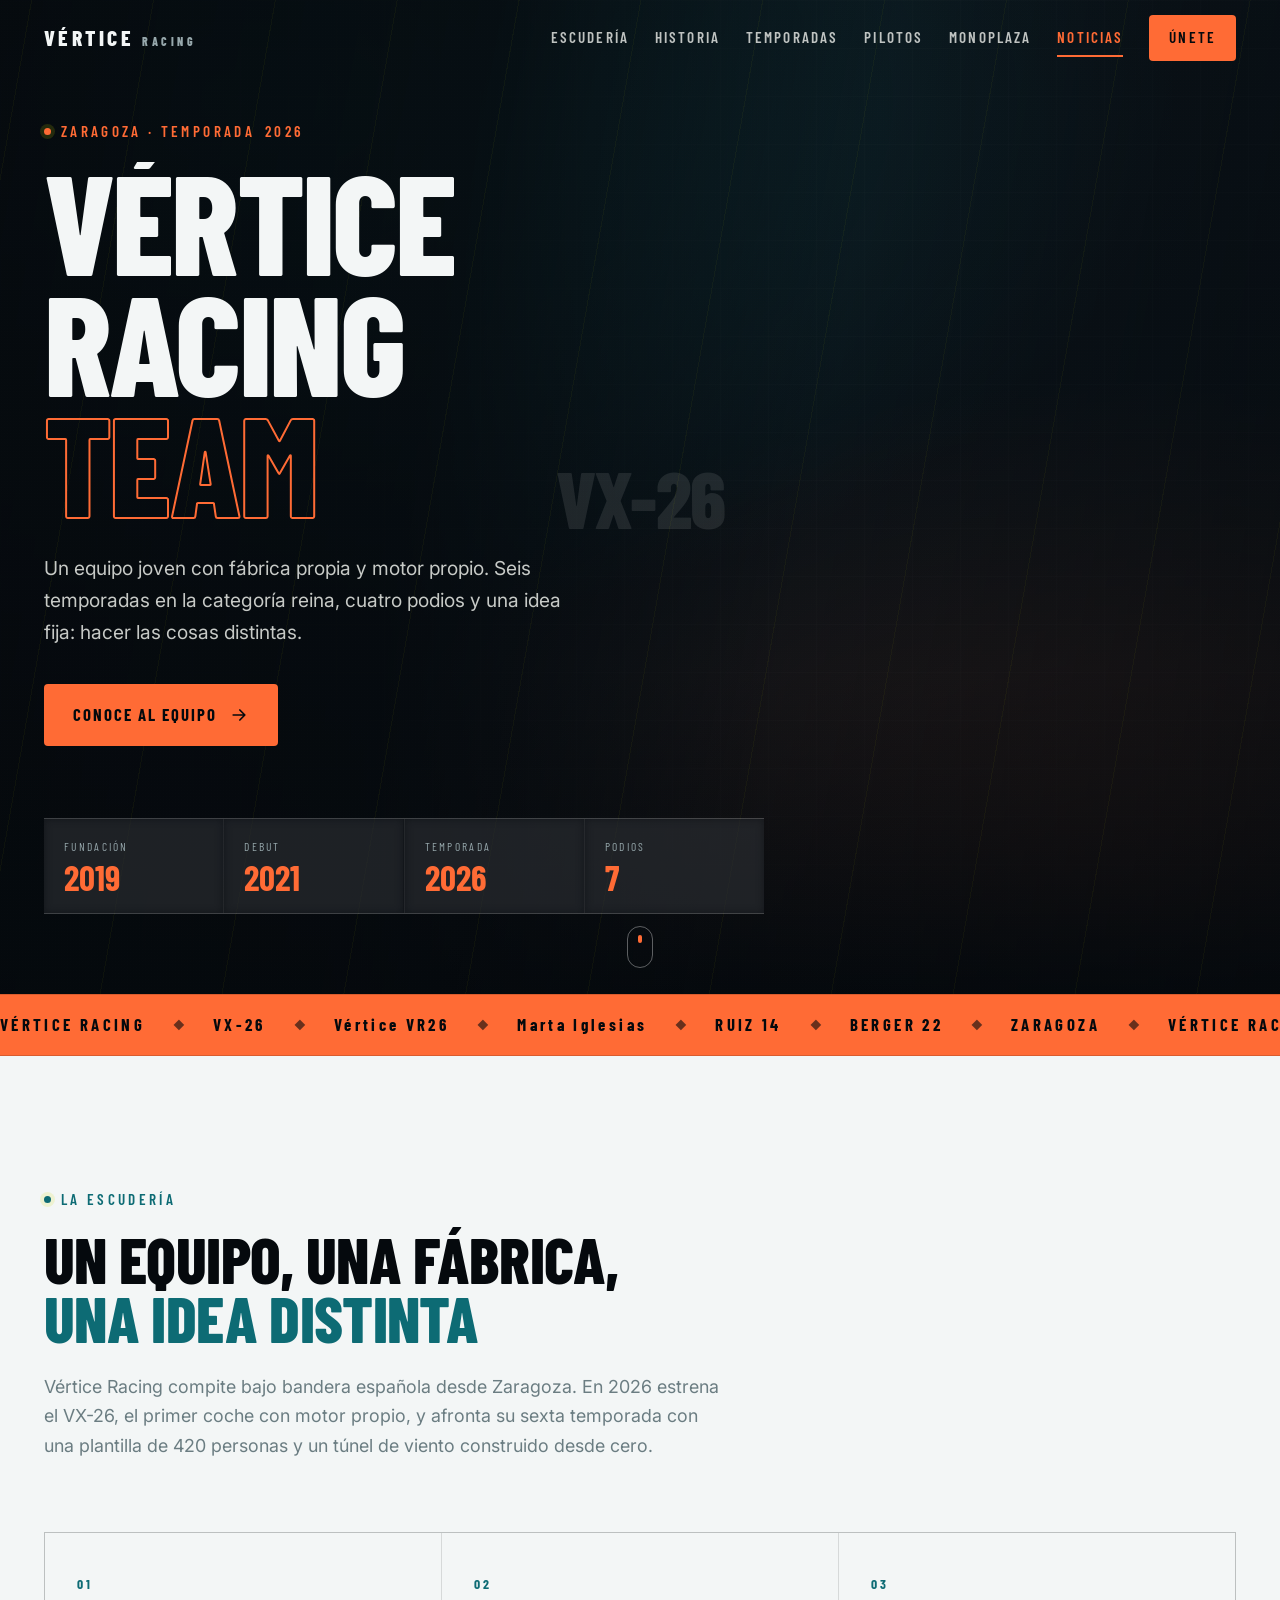
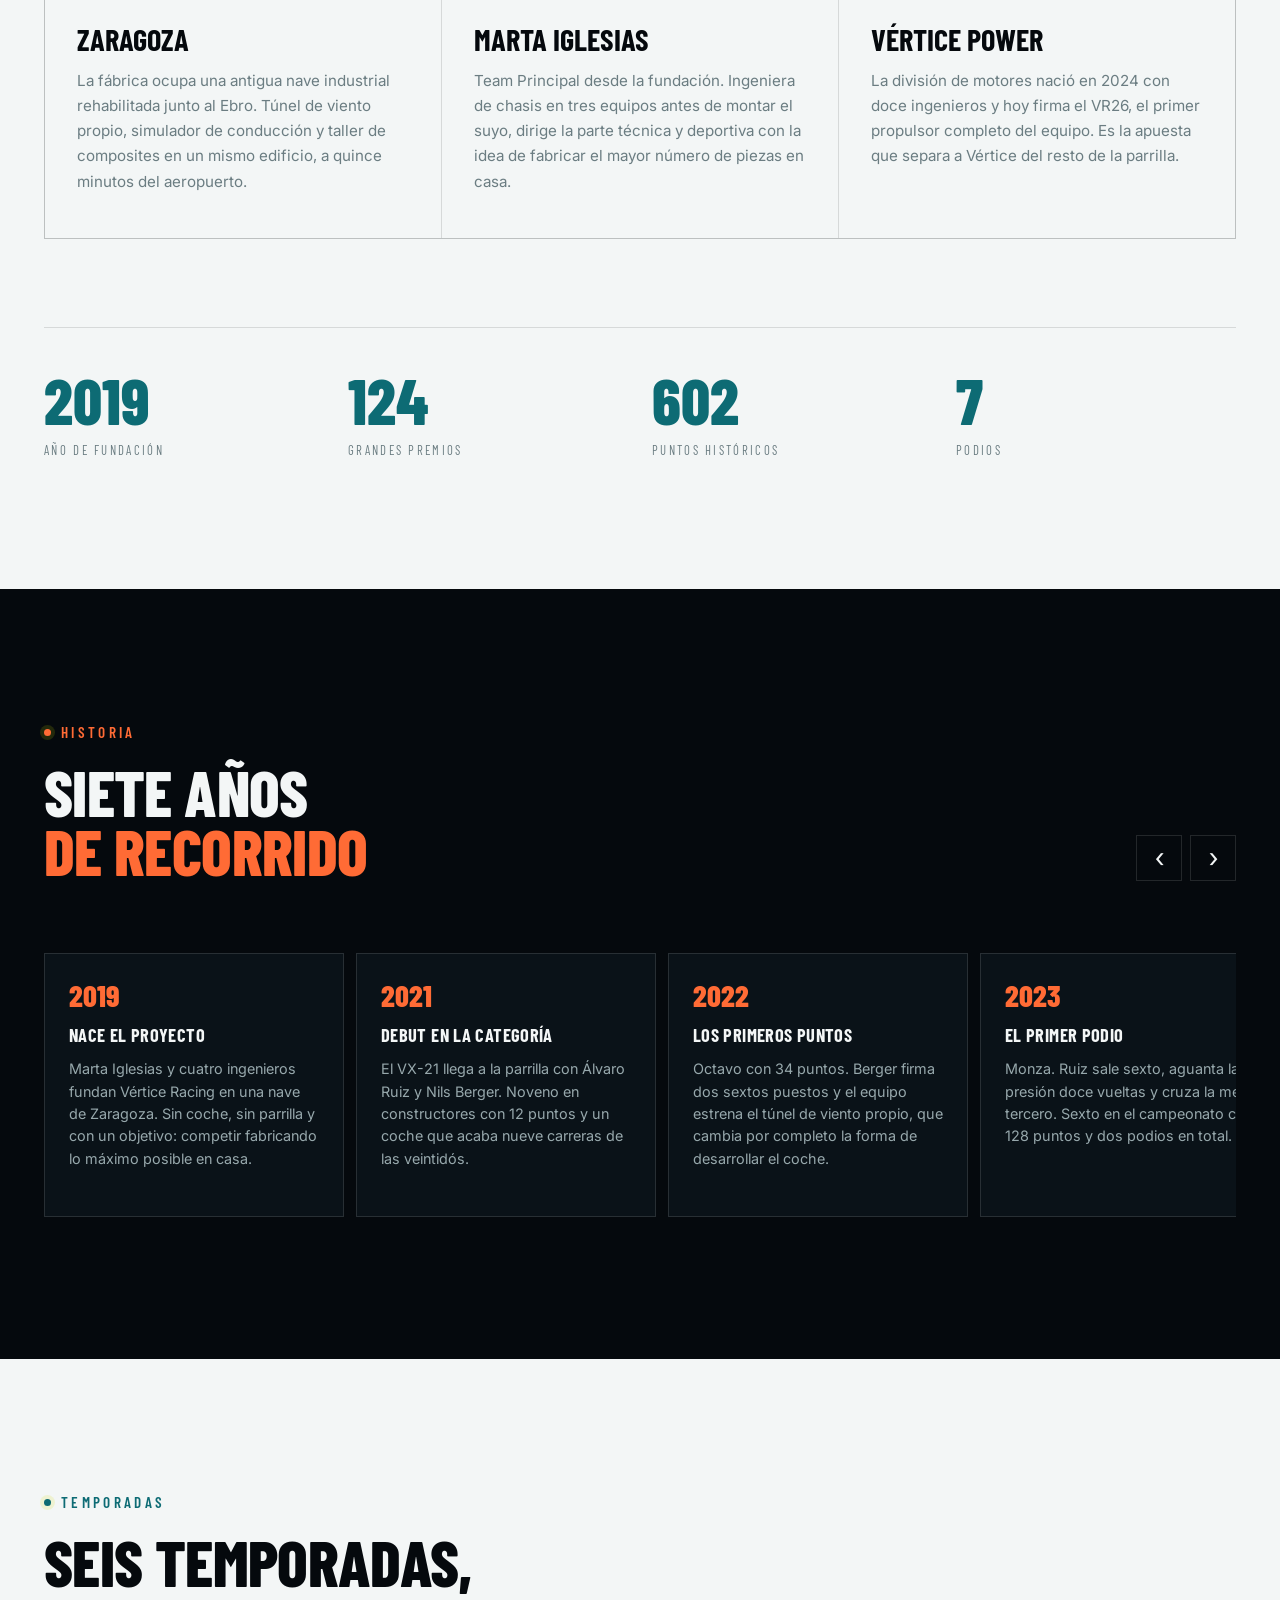
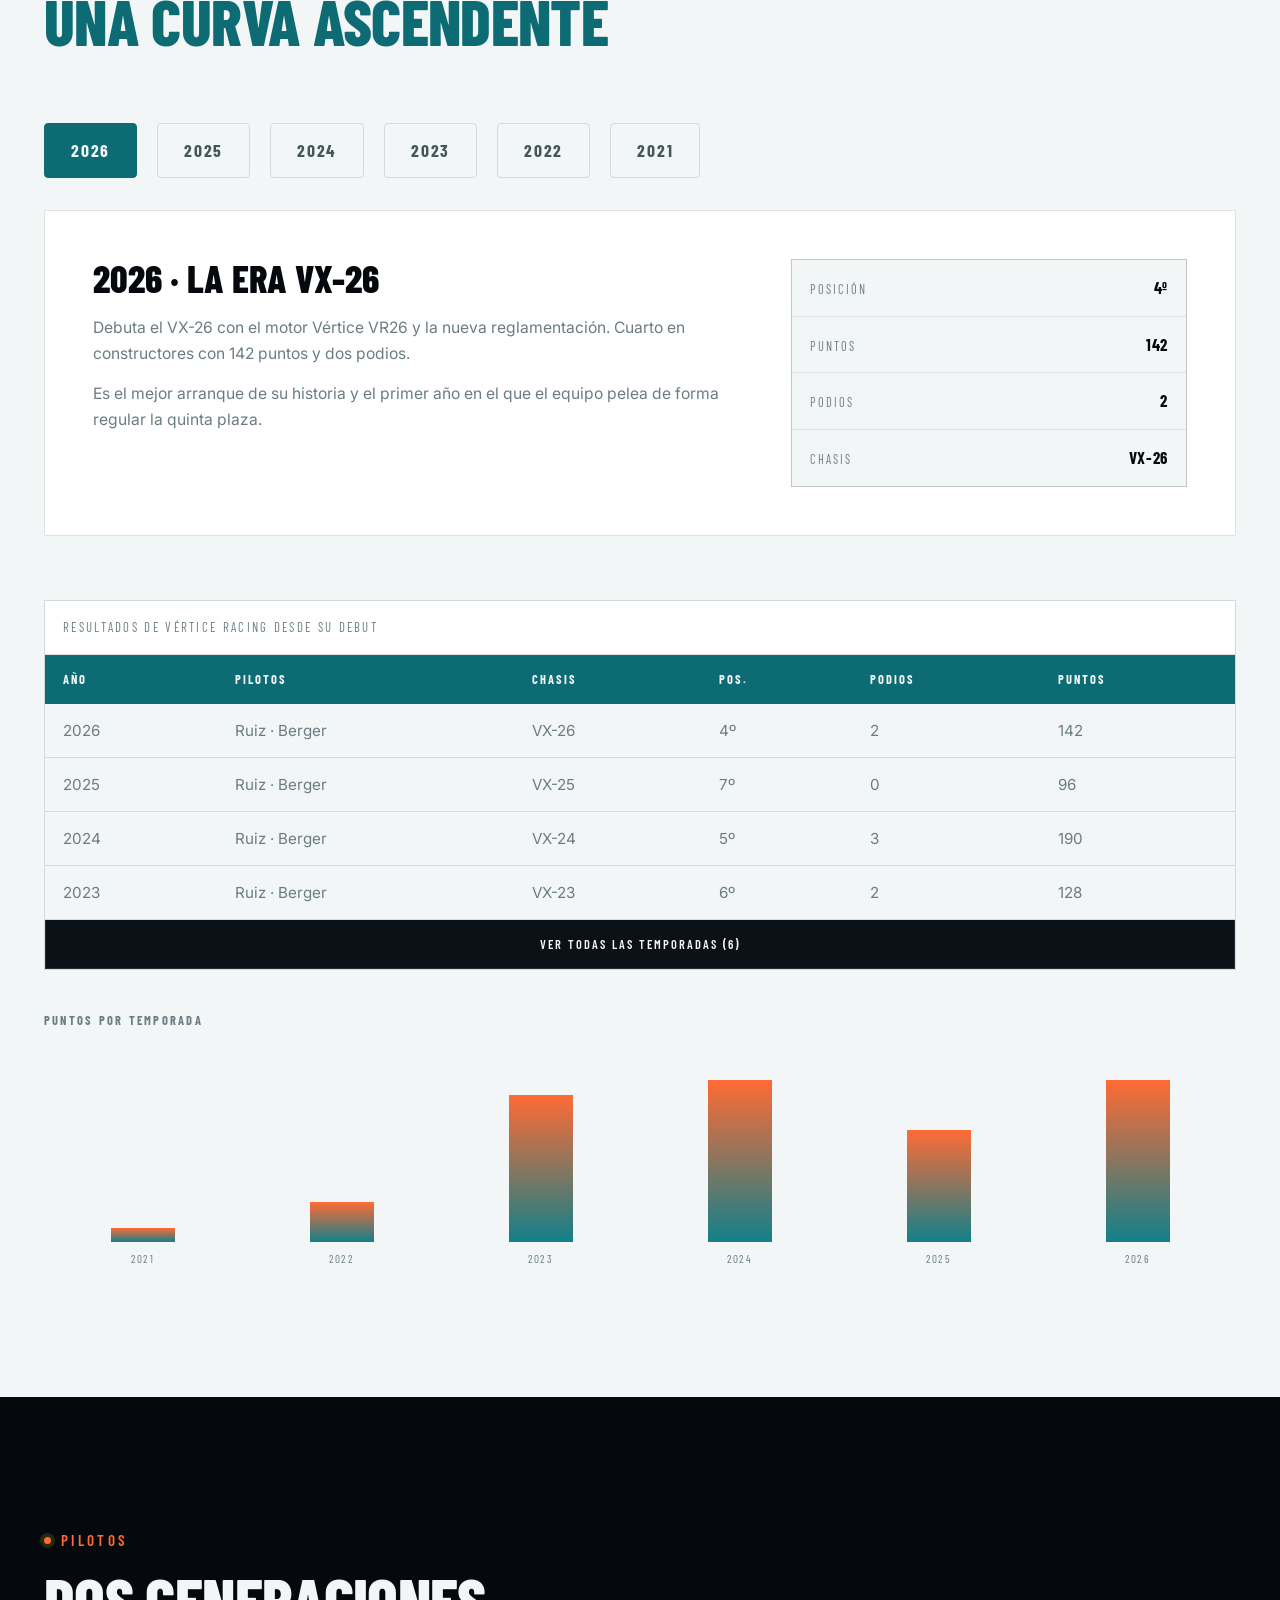
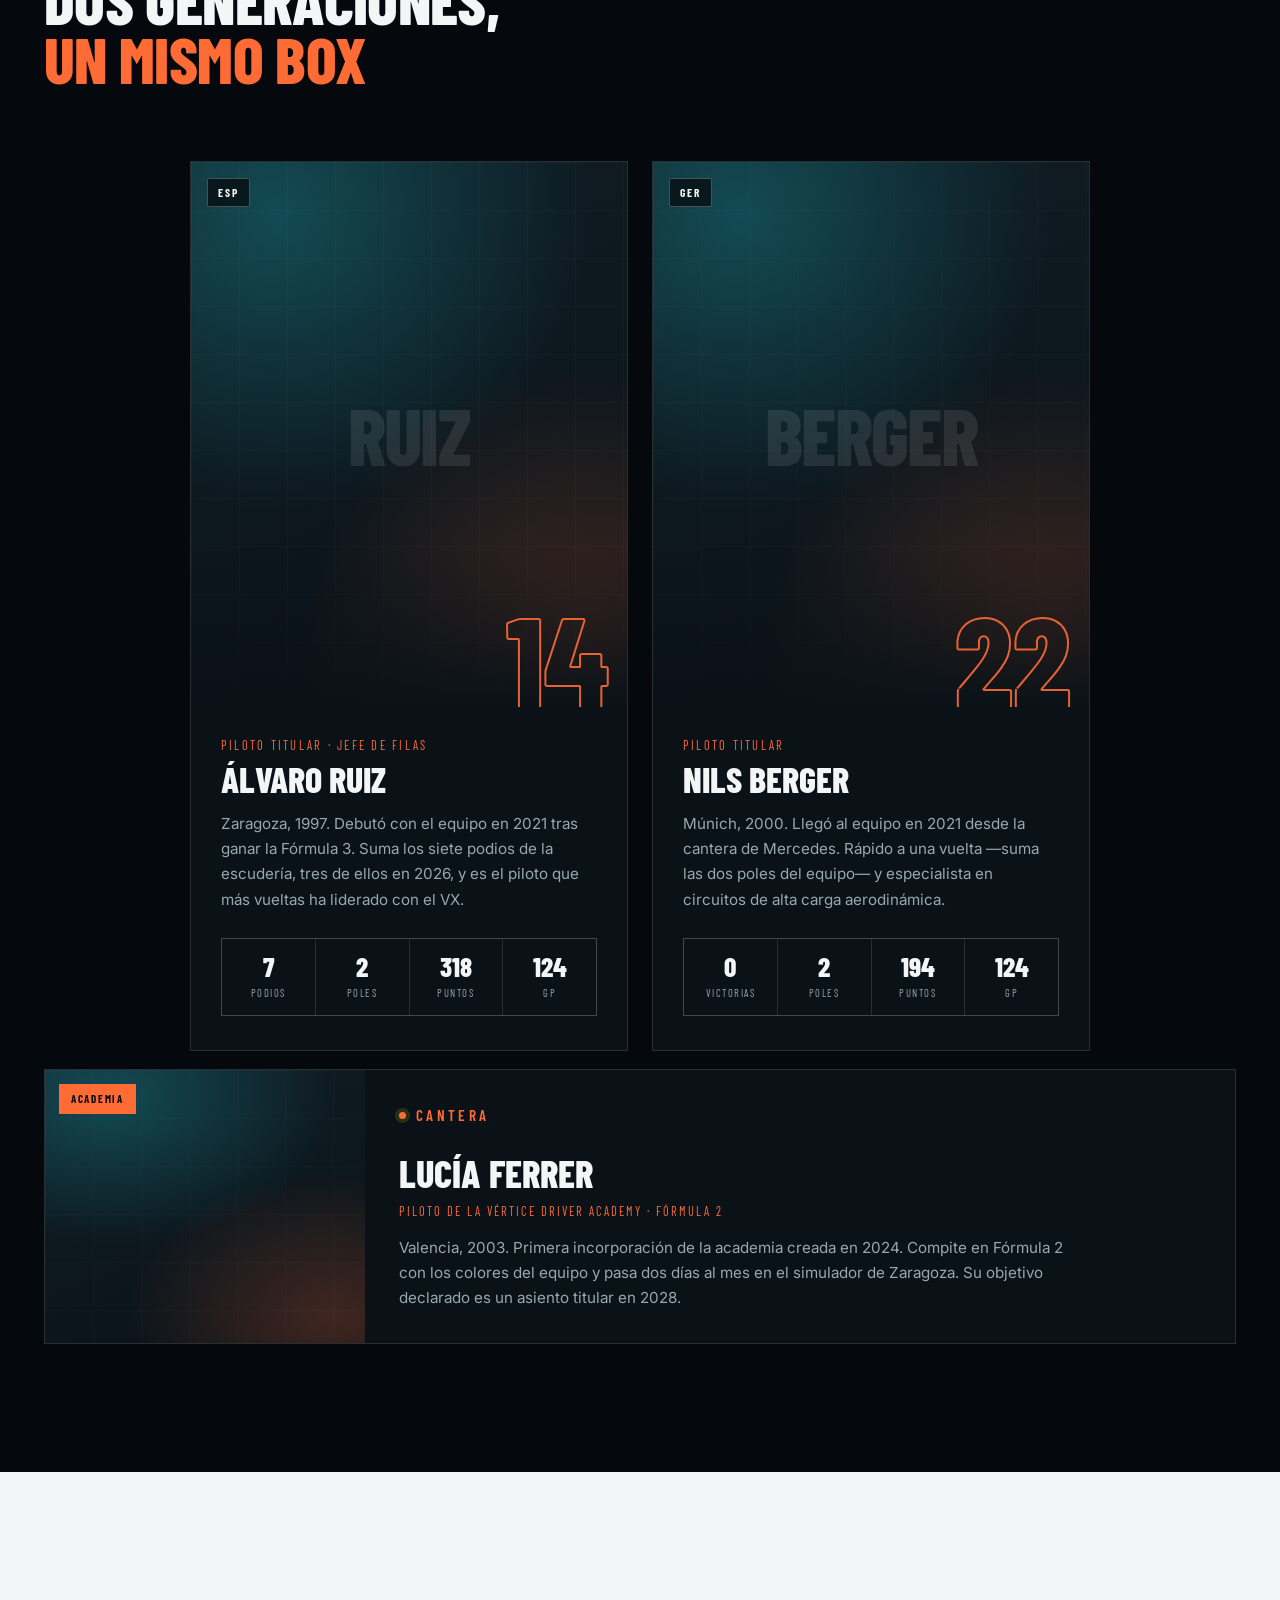
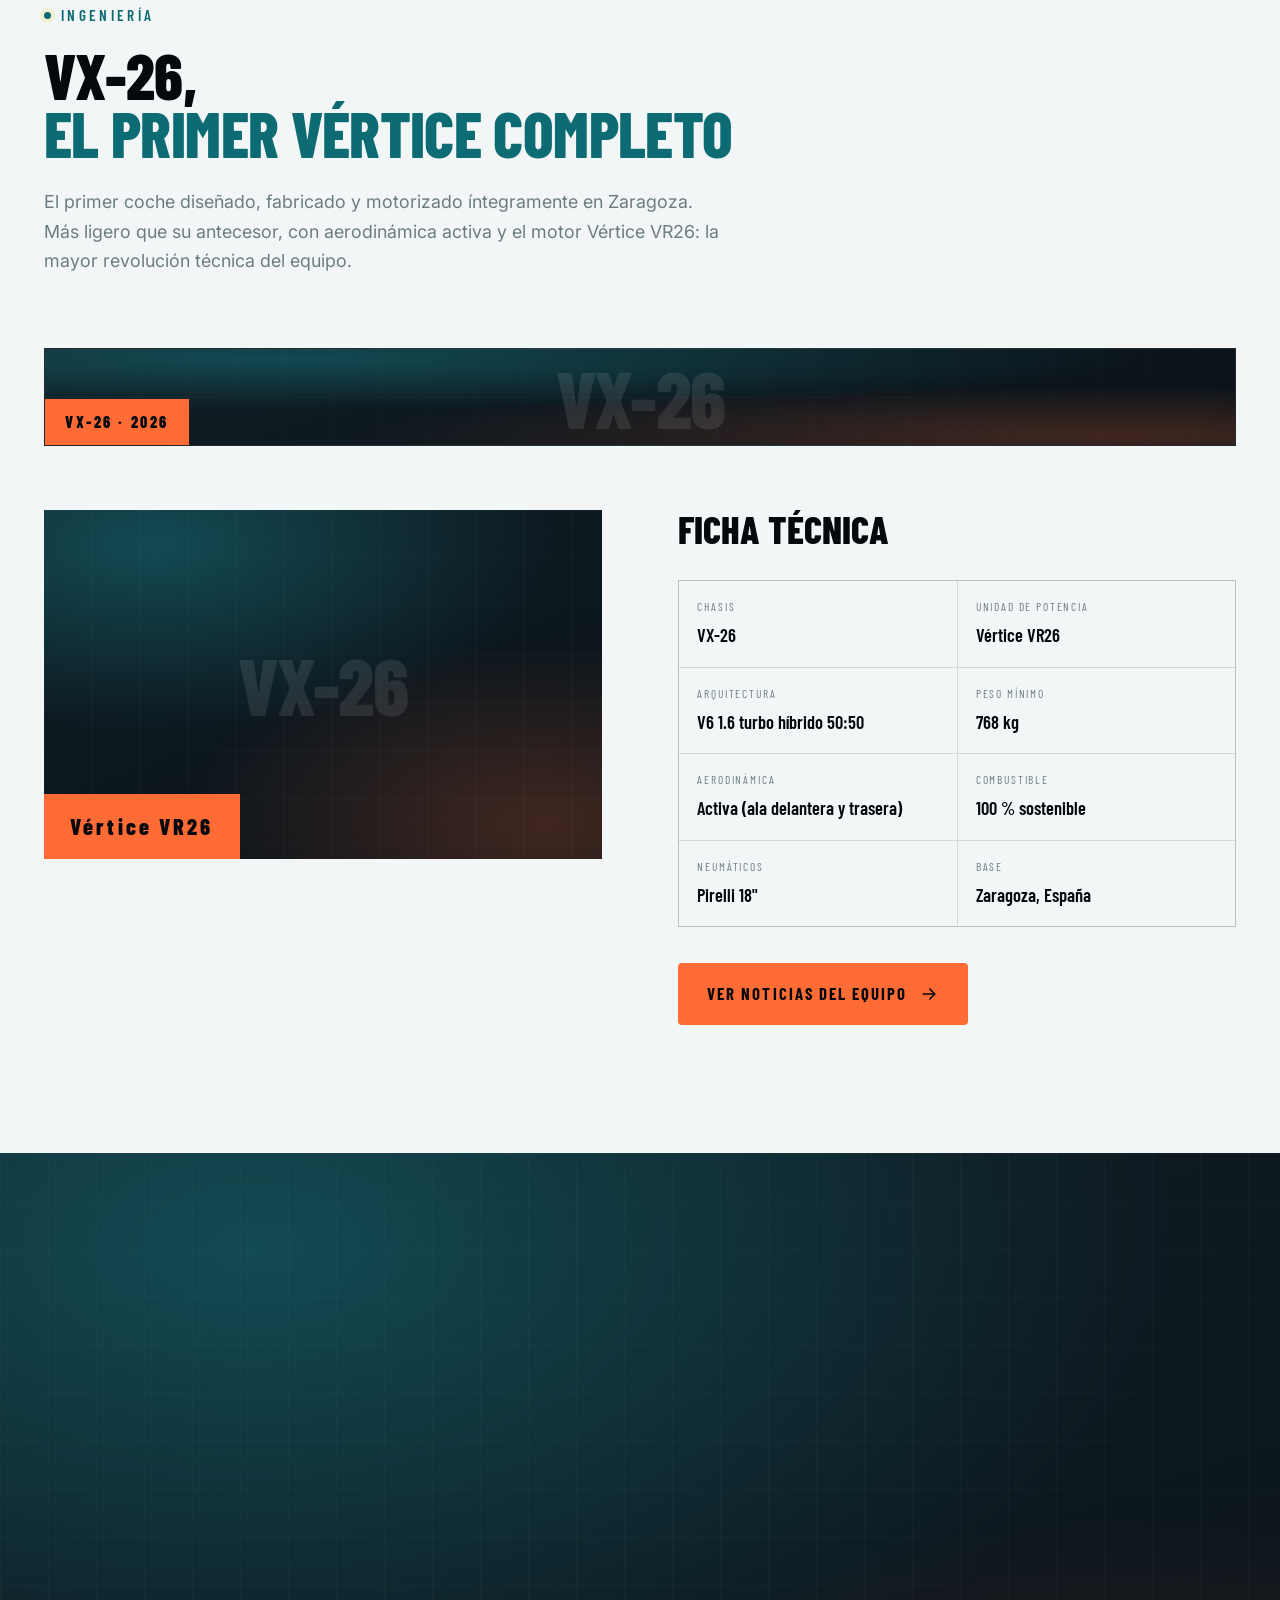
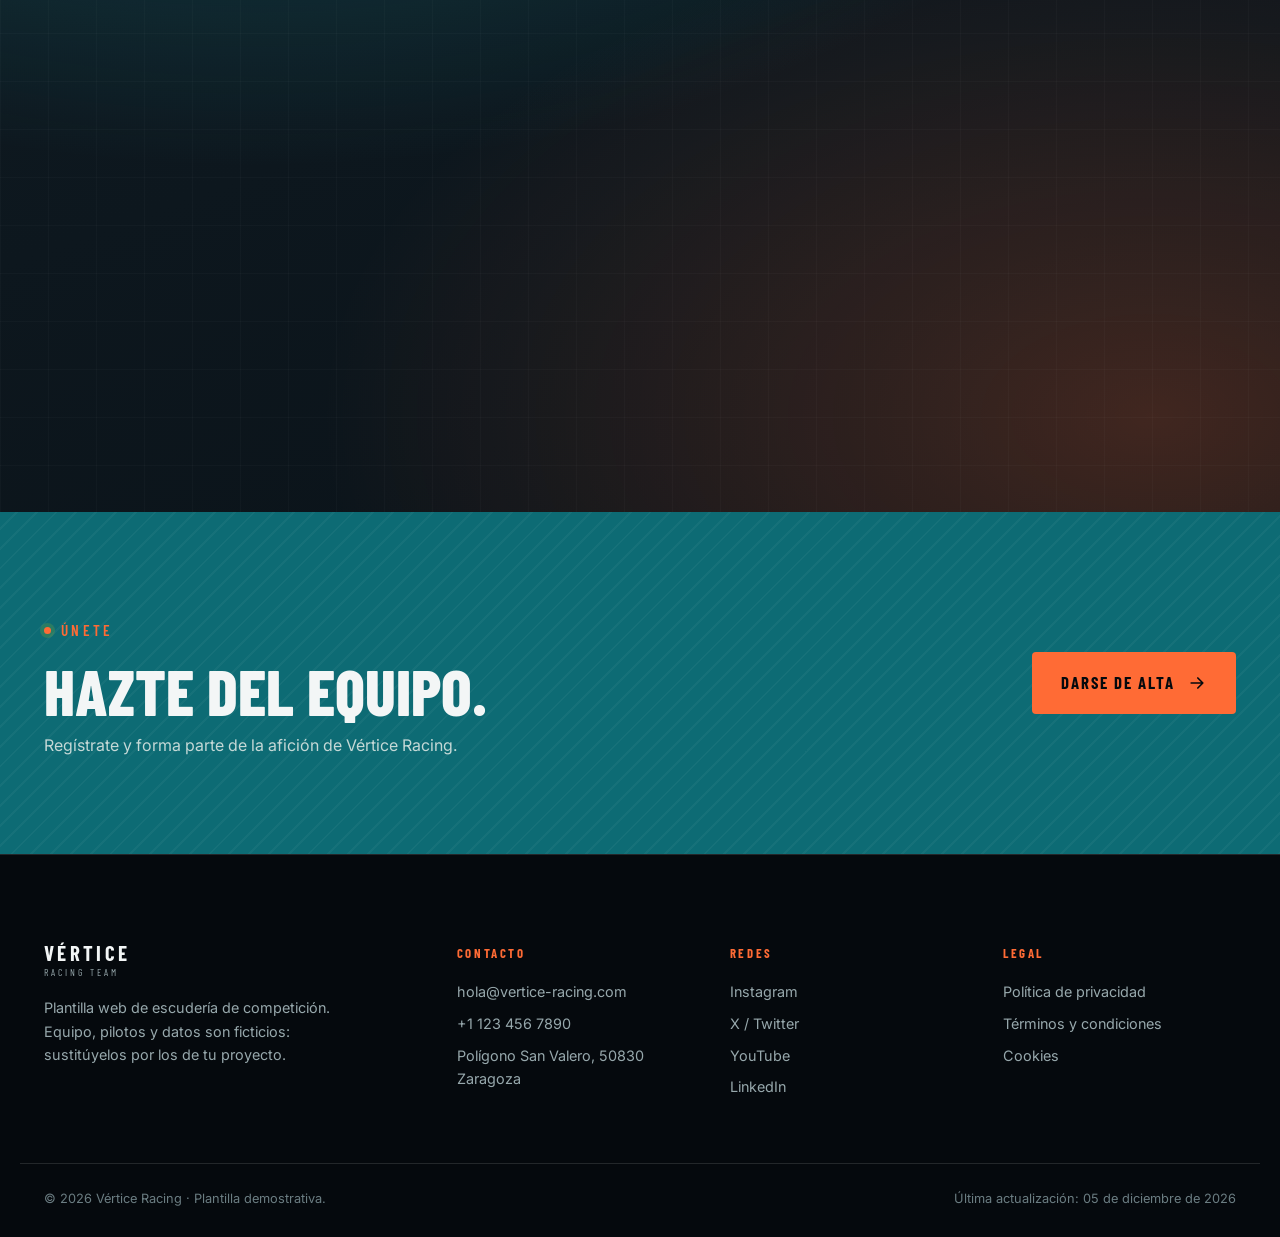
<file: src/index.html>
<!doctype html>
<html lang="es">
  <head>
    <meta charset="UTF-8" />
    <meta name="viewport" content="width=device-width, initial-scale=1.0" />
    <meta name="theme-color" content="#05090D" />
    <meta
      name="description"
      content="Vértice Racing: escudería de competición con base en Zaragoza. Historia, temporadas, pilotos, el VX-26 y noticias del equipo."
    />
    <title>Vértice Racing — Temporada 2026</title>

    <link rel="preconnect" href="https://fonts.googleapis.com" />
    <link rel="preconnect" href="https://fonts.gstatic.com" crossorigin />
    <link
      href="https://fonts.googleapis.com/css2?family=Barlow+Condensed:ital,wght@0,400;0,600;0,700;0,800;1,700&family=Inter:wght@300;400;500;600;700&display=swap"
      rel="stylesheet"
    />
    <link rel="stylesheet" href="../estilos/index.css" />
    <script>document.documentElement.classList.add("js");</script>
    <link rel="icon" type="image/svg+xml" href="../imgs/favicon.svg" />
  </head>

  <body>
    <a class="skip-link" href="#contenido">Saltar al contenido</a>

    <!-- ============ NAV ============ -->
    <header class="site-header" id="siteHeader">
      <div class="nav-inner">
        <a class="brand" href="/" aria-label="Vértice Racing, inicio">
          <span class="brand-word">Vértice<small>Racing</small></span>
        </a>

        <nav class="nav-links" id="navLinks" aria-label="Navegación principal">
          <a href="#escuderia">Escudería</a>
          <a href="#historia">Historia</a>
          <a href="#temporadas">Temporadas</a>
          <a href="#pilotos">Pilotos</a>
          <a href="#monoplaza">Monoplaza</a>
          <a href="#noticias">Noticias</a>
          <a class="nav-cta" href="registro.html">Únete</a>
        </nav>

        <button
          class="nav-toggle"
          id="navToggle"
          aria-label="Abrir menú"
          aria-expanded="false"
          aria-controls="navLinks"
        >
          <span></span><span></span><span></span>
        </button>
      </div>
      <div class="scroll-progress" id="scrollProgress" aria-hidden="true"></div>
    </header>

    <main id="contenido">
      <!-- ============ HERO ============ -->
      <section class="hero" id="inicio">
        <div class="hero-media">
          <div class="ph" style="position:absolute;inset:0">
            <span class="ph-mark">VX-26</span>
          </div>
          <div class="hero-veil"></div>
          <div class="hero-grain"></div>
        </div>

        <div class="hero-content">
          <p class="eyebrow hero-anim" style="--d: 0.1s">
            <span class="dot"></span> Zaragoza · Temporada <span data-year>2026</span>
          </p>

          <h1 class="hero-title">
            <span class="line"><span style="--d: 0.2s">VÉRTICE</span></span>
            <span class="line"><span style="--d: 0.32s">RACING</span></span>
            <span class="line outline"><span style="--d: 0.44s">TEAM</span></span>
          </h1>

          <p class="hero-sub hero-anim" style="--d: 0.62s">
            Un equipo joven con fábrica propia y motor propio. Seis temporadas en la
            categoría reina, cuatro podios y una idea fija: hacer las cosas distintas.
          </p>

          <div class="hero-actions hero-anim" style="--d: 0.76s">
            <a class="btn btn-primary" href="#escuderia">
              Conoce al equipo
              <svg viewBox="0 0 24 24" aria-hidden="true"><path d="M5 12h14M13 6l6 6-6 6" /></svg>
            </a>
          </div>

          <dl class="hero-stats hero-anim" style="--d: 0.9s">
            <div><dt>Fundación</dt><dd>2019</dd></div>
            <div><dt>Debut</dt><dd>2021</dd></div>
            <div><dt>Temporada</dt><dd data-year>2026</dd></div>
            <div><dt>Podios</dt><dd>7</dd></div>
          </dl>
        </div>

        <a class="scroll-hint" href="#escuderia" aria-label="Bajar al contenido">
          <span></span>
        </a>
      </section>

      <!-- ============ MARQUEE ============ -->
      <div class="marquee" aria-hidden="true">
        <div class="marquee-track">
          <span>VÉRTICE RACING</span><i>◆</i><span data-chassis>VX-26</span><i>◆</i>
          <span data-power-unit>VÉRTICE VR26</span><i>◆</i><span data-team-principal>MARTA IGLESIAS</span><i>◆</i>
          <span>RUIZ 14</span><i>◆</i><span>BERGER 22</span><i>◆</i>
          <span>ZARAGOZA</span><i>◆</i>
          <span>VÉRTICE RACING</span><i>◆</i><span data-chassis>VX-26</span><i>◆</i>
          <span data-power-unit>VÉRTICE VR26</span><i>◆</i><span data-team-principal>MARTA IGLESIAS</span><i>◆</i>
          <span>RUIZ 14</span><i>◆</i><span>BERGER 22</span><i>◆</i>
          <span>ZARAGOZA</span><i>◆</i>
        </div>
      </div>

      <!-- ============ ESCUDERÍA ============ -->
      <section class="section" id="escuderia">
        <div class="wrap">
          <header class="section-head">
            <p class="eyebrow reveal"><span class="dot"></span> La escudería</p>
            <h2 class="section-title reveal">
              Un equipo, una fábrica,<br />
              <span class="accent">una idea distinta</span>
            </h2>
            <p class="section-lead reveal">
              Vértice Racing compite bajo bandera española desde Zaragoza. En 2026
              estrena el VX-26, el primer coche con motor propio, y afronta su
              sexta temporada con una plantilla de 420 personas y un túnel de
              viento construido desde cero.
            </p>
          </header>

          <div class="cards-3">
            <article class="card reveal">
              <span class="card-num">01</span>
              <h3>Zaragoza</h3>
              <p>
                La fábrica ocupa una antigua nave industrial rehabilitada junto al
                Ebro. Túnel de viento propio, simulador de conducción y taller de
                composites en un mismo edificio, a quince minutos del aeropuerto.
              </p>
            </article>

            <article class="card reveal">
              <span class="card-num">02</span>
              <h3>Marta Iglesias</h3>
              <p>
                Team Principal desde la fundación. Ingeniera de chasis en tres
                equipos antes de montar el suyo, dirige la parte técnica y
                deportiva con la idea de fabricar el mayor número de piezas en casa.
              </p>
            </article>

            <article class="card reveal">
              <span class="card-num">03</span>
              <h3>Vértice Power</h3>
              <p>
                La división de motores nació en 2024 con doce ingenieros y hoy
                firma el VR26, el primer propulsor completo del equipo. Es la
                apuesta que separa a Vértice del resto de la parrilla.
              </p>
            </article>
          </div>

          <div class="stat-band reveal">
            <div class="stat"><strong data-count="2019">0</strong><span>Año de fundación</span></div>
            <div class="stat"><strong data-count="124">0</strong><span>Grandes Premios</span></div>
            <div class="stat"><strong data-count="602">0</strong><span>Puntos históricos</span></div>
            <div class="stat"><strong data-count="7">0</strong><span>Podios</span></div>
          </div>
        </div>
      </section>

      <!-- ============ HISTORIA ============ -->
      <section class="section section-dark" id="historia">
        <div class="wrap">
          <header class="section-head section-head-row">
            <div>
              <p class="eyebrow reveal"><span class="dot"></span> Historia</p>
              <h2 class="section-title reveal">
                Siete años<br />
                <span class="accent">de recorrido</span>
              </h2>
            </div>
            <div class="cal-nav reveal">
              <button class="cal-btn" id="tlPrev" aria-label="Etapas anteriores">&#8249;</button>
              <button class="cal-btn" id="tlNext" aria-label="Etapas siguientes">&#8250;</button>
            </div>
          </header>

          <ol class="timeline">
            <li class="reveal">
              <span class="tl-year">2019</span>
              <div class="tl-body">
                <h3>Nace el proyecto</h3>
                <p>
                  Marta Iglesias y cuatro ingenieros fundan Vértice Racing en una
                  nave de Zaragoza. Sin coche, sin parrilla y con un objetivo:
                  competir fabricando lo máximo posible en casa.
                </p>
              </div>
            </li>
            <li class="reveal">
              <span class="tl-year">2021</span>
              <div class="tl-body">
                <h3>Debut en la categoría</h3>
                <p>
                  El VX-21 llega a la parrilla con Álvaro Ruiz y Nils Berger.
                  Noveno en constructores con 12 puntos y un coche que acaba
                  nueve carreras de las veintidós.
                </p>
              </div>
            </li>
            <li class="reveal">
              <span class="tl-year">2022</span>
              <div class="tl-body">
                <h3>Los primeros puntos</h3>
                <p>
                  Octavo con 34 puntos. Berger firma dos sextos puestos y el
                  equipo estrena el túnel de viento propio, que cambia por
                  completo la forma de desarrollar el coche.
                </p>
              </div>
            </li>
            <li class="reveal">
              <span class="tl-year">2023</span>
              <div class="tl-body">
                <h3>El primer podio</h3>
                <p>
                  Monza. Ruiz sale sexto, aguanta la presión doce vueltas y cruza
                  la meta tercero. Sexto en el campeonato con 128 puntos y dos
                  podios en total.
                </p>
              </div>
            </li>
            <li class="reveal">
              <span class="tl-year">2024</span>
              <div class="tl-body">
                <h3>El año sólido</h3>
                <p>
                  Tres podios y 190 puntos: quinto en constructores, la mejor
                  temporada del equipo hasta entonces. Vértice Power arranca con doce ingenieros
                  para diseñar un motor propio.
                </p>
              </div>
            </li>
            <li class="reveal">
              <span class="tl-year">2025</span>
              <div class="tl-body">
                <h3>Año de transición</h3>
                <p>
                  Séptimo con 96 puntos y un solo podio. El equipo desvía recursos
                  al coche de 2026 y asume un año discreto a cambio del salto
                  técnico del siguiente.
                </p>
              </div>
            </li>
            <li class="reveal">
              <span class="tl-year">2026</span>
              <div class="tl-body">
                <h3>La era VX-26</h3>
                <p>
                  Debuta el VX-26 con el motor Vértice VR26 y la nueva
                  reglamentación. Cuarto en constructores con 142 puntos y tres
                  podios: el mejor arranque de su historia.
                </p>
              </div>
            </li>
          </ol>
        </div>
      </section>

      <!-- ============ TEMPORADAS ============ -->
      <section class="section" id="temporadas">
        <div class="wrap">
          <header class="section-head">
            <p class="eyebrow reveal"><span class="dot"></span> Temporadas</p>
            <h2 class="section-title reveal">
              Seis temporadas,<br />
              <span class="accent">una curva ascendente</span>
            </h2>
          </header>

          <!-- Pestañas generadas desde js/f1-data.js -->
          <div class="tabs reveal" role="tablist" aria-label="Temporadas" id="seasonTabs"></div>

          <!-- Paneles generados desde js/f1-data.js -->
          <div class="tab-panels" id="seasonPanels"></div>

          <div class="table-wrap reveal">
            <table class="data-table">
              <caption>Resultados de Vértice Racing desde su debut</caption>
              <thead>
                <tr>
                  <th scope="col">Año</th>
                  <th scope="col">Pilotos</th>
                  <th scope="col">Chasis</th>
                  <th scope="col">Pos.</th>
                  <th scope="col">Podios</th>
                  <th scope="col">Puntos</th>
                </tr>
              </thead>
              <tbody id="seasonsBody">
                <tr><td>2021</td><td>Ruiz · Berger</td><td>VX-21</td><td>9º</td><td>0</td><td>12</td></tr>
                <tr><td>2022</td><td>Ruiz · Berger</td><td>VX-22</td><td>8º</td><td>0</td><td>34</td></tr>
                <tr><td>2023</td><td>Ruiz · Berger</td><td>VX-23</td><td>6º</td><td>2</td><td>128</td></tr>
                <tr><td>2024</td><td>Ruiz · Berger</td><td>VX-24</td><td>5º</td><td>3</td><td>190</td></tr>
                <tr><td>2025</td><td>Ruiz · Berger</td><td>VX-25</td><td>7º</td><td>0</td><td>96</td></tr>
                <tr><td>2026</td><td>Ruiz · Berger</td><td>VX-26</td><td>4º</td><td>2</td><td>142</td></tr>
              </tbody>
            </table>
            <button class="table-more" id="seasonsMore" type="button" aria-expanded="false" aria-controls="seasonsBody" hidden>
              Ver todas las temporadas
            </button>
          </div>

          <!-- Puntos por temporada (se dibuja con SVG) -->
          <div class="chart-block reveal">
            <h3 class="block-title">Puntos por temporada</h3>
            <div class="chart" id="pointsChart" role="img" aria-label="Puntos de Vértice Racing por temporada"></div>
          </div>

        </div>
      </section>

      <!-- ============ PILOTOS ============ -->
      <section class="section section-dark" id="pilotos">
        <div class="wrap">
          <header class="section-head">
            <p class="eyebrow reveal"><span class="dot"></span> Pilotos</p>
            <h2 class="section-title reveal">
              Dos generaciones,<br />
              <span class="accent">un mismo box</span>
            </h2>
          </header>

<div class="drivers">
            <article class="driver reveal" data-driver="ruiz">
              <div class="driver-media driver-media-cut">
                <div class="ph" style="position:absolute;inset:0"><span class="ph-mark">RUIZ</span></div>
                <span class="driver-num">14</span>
                <span class="driver-flag" aria-label="España">ESP</span>
                <div class="driver-hover" data-hover>
                  <p class="dh-title">Temporada <span data-year>2026</span></p>
                  <dl class="dh-grid">
                    <div><dt>Mundial</dt><dd data-h-pos>—</dd></div>
                    <div><dt>Puntos</dt><dd data-h-pts>—</dd></div>
                    <div><dt>Podios</dt><dd data-h-pod>—</dd></div>
                    <div><dt>Victorias</dt><dd data-h-win>—</dd></div>
                    <div><dt>Poles</dt><dd data-h-pole>—</dd></div>
                    <div><dt>V. rápidas</dt><dd data-h-fast>—</dd></div>
                    <div><dt>Mejor</dt><dd data-h-best>—</dd></div>
                    <div><dt>Abandonos</dt><dd data-h-ret>—</dd></div>
                  </dl>
                </div>
              </div>
              <div class="driver-body">
                <p class="driver-role">Piloto titular · Jefe de filas</p>
                <h3>Álvaro Ruiz</h3>
                <p class="driver-bio">
                  Zaragoza, 1997. Debutó con el equipo en 2021 tras ganar la
                  Fórmula 3. Suma los siete podios de la escudería, tres de ellos
                  en 2026, y es el piloto que más vueltas ha liderado con el VX.
                </p>
                <ul class="driver-stats">
                  <li><strong>7</strong><span>Podios</span></li>
                  <li><strong>2</strong><span>Poles</span></li>
                  <li><strong>318</strong><span>Puntos</span></li>
                  <li><strong>124</strong><span>GP</span></li>
                </ul>
              </div>
            </article>

            <article class="driver reveal" data-driver="berger">
              <div class="driver-media driver-media-cut">
                <div class="ph" style="position:absolute;inset:0"><span class="ph-mark">BERGER</span></div>
                <span class="driver-num">22</span>
                <span class="driver-flag" aria-label="Alemania">GER</span>
                <div class="driver-hover" data-hover>
                  <p class="dh-title">Temporada <span data-year>2026</span></p>
                  <dl class="dh-grid">
                    <div><dt>Mundial</dt><dd data-h-pos>—</dd></div>
                    <div><dt>Puntos</dt><dd data-h-pts>—</dd></div>
                    <div><dt>Podios</dt><dd data-h-pod>—</dd></div>
                    <div><dt>Victorias</dt><dd data-h-win>—</dd></div>
                    <div><dt>Poles</dt><dd data-h-pole>—</dd></div>
                    <div><dt>V. rápidas</dt><dd data-h-fast>—</dd></div>
                    <div><dt>Mejor</dt><dd data-h-best>—</dd></div>
                    <div><dt>Abandonos</dt><dd data-h-ret>—</dd></div>
                  </dl>
                </div>
              </div>
              <div class="driver-body">
                <p class="driver-role">Piloto titular</p>
                <h3>Nils Berger</h3>
                <p class="driver-bio">
                  Múnich, 2000. Llegó al equipo en 2021 desde la cantera de
                  Mercedes. Rápido a una vuelta —suma las dos poles del equipo—
                  y especialista en circuitos de alta carga aerodinámica.
                </p>
                <ul class="driver-stats">
                  <li><strong>0</strong><span>Victorias</span></li>
                  <li><strong>2</strong><span>Poles</span></li>
                  <li><strong>194</strong><span>Puntos</span></li>
                  <li><strong>124</strong><span>GP</span></li>
                </ul>
              </div>
            </article>
          </div>

          <!-- Cantera -->
          <article class="academy reveal">
            <div class="academy-media">
              <div class="ph" style="position:absolute;inset:0"></div>
              <span class="academy-tag">Academia</span>
            </div>
            <div class="academy-body">
              <p class="eyebrow"><span class="dot"></span> Cantera</p>
              <h3>Lucía Ferrer</h3>
              <p class="academy-role">Piloto de la Vértice Driver Academy · Fórmula 2</p>
              <p class="academy-bio">
                Valencia, 2003. Primera incorporación de la academia creada en
                2024. Compite en Fórmula 2 con los colores del equipo y pasa dos
                días al mes en el simulador de Zaragoza. Su objetivo declarado es
                un asiento titular en 2028.
              </p>
            </div>
          </article>
        </div>
      </section>

      <!-- ============ MONOPLAZA ============ -->
      <section class="section" id="monoplaza">
        <div class="wrap">
          <header class="section-head">
            <p class="eyebrow reveal"><span class="dot"></span> Ingeniería</p>
            <h2 class="section-title reveal">
              <span data-chassis>VX-26</span>,<br />
              <span class="accent">el primer Vértice completo</span>
            </h2>
            <p class="section-lead reveal">
              El primer coche diseñado, fabricado y motorizado íntegramente en
              Zaragoza. Más ligero que su antecesor, con aerodinámica activa y el
              motor Vértice VR26: la mayor revolución técnica del equipo.
            </p>
          </header>

          <div class="car-band reveal">
            <div class="ph" style="position:absolute;inset:0"><span class="ph-mark">VX-26</span></div>
            <span class="car-band-tag"><span data-chassis>VX-26</span> · <span data-year>2026</span></span>
          </div>

          <div class="split split-top">
            <div class="split-media reveal">
              <div class="ph" style="position:absolute;inset:0"><span class="ph-mark">VX-26</span></div>
              <span class="split-tag">Vértice VR26</span>
            </div>

            <div class="split-body">
              <h3 class="split-title reveal">Ficha técnica</h3>
              <dl class="specs reveal">
                <div><dt>Chasis</dt><dd data-chassis>VX-26</dd></div>
                <div><dt>Unidad de potencia</dt><dd data-power-unit>Vértice VR26</dd></div>
                <div><dt>Arquitectura</dt><dd>V6 1.6 turbo híbrido 50:50</dd></div>
                <div><dt>Peso mínimo</dt><dd>768 kg</dd></div>
                <div><dt>Aerodinámica</dt><dd>Activa (ala delantera y trasera)</dd></div>
                <div><dt>Combustible</dt><dd>100 % sostenible</dd></div>
                <div><dt>Neumáticos</dt><dd>Pirelli 18"</dd></div>
                <div><dt>Base</dt><dd>Zaragoza, España</dd></div>
              </dl>

              <a class="btn btn-primary reveal" href="noticias.html">
                Ver noticias del equipo
                <svg viewBox="0 0 24 24" aria-hidden="true"><path d="M5 12h14M13 6l6 6-6 6" /></svg>
              </a>
            </div>
          </div>
        </div>
      </section>

      <!-- ============ NOTICIAS PREVIEW ============ -->
      <section class="section" id="noticias">
        <div class="wrap">
          <header class="section-head section-head-row">
            <div>
              <p class="eyebrow reveal"><span class="dot"></span> Actualidad</p>
              <h2 class="section-title reveal">
                Últimas<br />
                <span class="accent">noticias</span>
              </h2>
            </div>
            <a class="link-arrow reveal" href="noticias.html">
              Todas las noticias
              <svg viewBox="0 0 24 24" aria-hidden="true"><path d="M5 12h14M13 6l6 6-6 6" /></svg>
            </a>
          </header>

          <div class="news-grid">
            <a class="news-card reveal" href="noticias.html">
              <div class="news-media">
                <div class="ph" style="position:absolute;inset:0"></div>
              </div>
              <div class="news-body">
                <span class="news-tag">Equipo</span>
                <h3>Vértice Power entrega el primer VR26 completo</h3>
                <p>El motor propio supera las pruebas de banco y llega a la homologación con dos semanas de margen.</p>
              </div>
            </a>

            <a class="news-card reveal" href="noticias.html">
              <div class="news-media">
                <div class="ph" style="position:absolute;inset:0"></div>
              </div>
              <div class="news-body">
                <span class="news-tag">Coche</span>
                <h3>El VX-26 gana 14 puntos de carga aerodinámica</h3>
                <p>La actualización del suelo debutada en Singapur cambia el comportamiento del coche en curva lenta.</p>
              </div>
            </a>

            <a class="news-card reveal" href="noticias.html">
              <div class="news-media">
                <div class="ph" style="position:absolute;inset:0"></div>
              </div>
              <div class="news-body">
                <span class="news-tag">Pilotos</span>
                <h3>Ruiz renueva hasta 2029</h3>
                <p>El piloto aragonés firma la ampliación más larga de la historia del equipo.</p>
              </div>
            </a>
          </div>        </div>
      </section>

      <!-- ============ CTA ============ -->
      <section class="cta-band">
        <div class="wrap cta-inner">
          <div>
            <p class="eyebrow"><span class="dot"></span> Únete</p>
            <h2>Hazte del equipo.</h2>
            <p>Regístrate y forma parte de la afición de Vértice Racing.</p>
          </div>
          <a class="btn btn-primary" href="registro.html">
            Darse de alta
            <svg viewBox="0 0 24 24" aria-hidden="true"><path d="M5 12h14M13 6l6 6-6 6" /></svg>
          </a>
        </div>
      </section>
    </main>

    <!-- ============ FOOTER ============ -->
    <footer class="site-footer">
      <div class="wrap footer-grid">
        <div class="footer-brand">
          <span class="brand-text">
            <strong>VÉRTICE</strong>
            <em>RACING TEAM</em>
          </span>
          <p>
            Plantilla web de escudería de competición. Equipo, pilotos y datos
            son ficticios: sustitúyelos por los de tu proyecto.
          </p>
        </div>

        <div class="footer-col">
          <h3>Contacto</h3>
          <ul>
            <li><a href="mailto:hola@vertice-racing.com">hola@vertice-racing.com</a></li>
            <li>+1 123 456 7890</li>
            <li>Polígono San Valero, 50830 Zaragoza</li>
          </ul>
        </div>

        <div class="footer-col">
          <h3>Redes</h3>
          <ul>
            <li><a href="#" rel="noopener">Instagram</a></li>
            <li><a href="#" rel="noopener">X / Twitter</a></li>
            <li><a href="#" rel="noopener">YouTube</a></li>
            <li><a href="#" rel="noopener">LinkedIn</a></li>
          </ul>
        </div>

        <div class="footer-col">
          <h3>Legal</h3>
          <ul>
            <li><a href="../docs/Politica de privacidad.txt" download>Política de privacidad</a></li>
            <li><a href="../docs/Terminos y condiciones.txt" download>Términos y condiciones</a></li>
            <li><a href="docs/Politica de privacidad.txt" download>Cookies</a></li>
          </ul>
        </div>
      </div>

      <div class="wrap footer-bottom">
        <p>&copy; <span data-year>2026</span> Vértice Racing · Plantilla demostrativa.</p>
        <p id="ultima-actualización">Última actualización: hace 0 segundos</p>
      </div>
    </footer>

    <button class="to-top" id="toTop" aria-label="Volver arriba">
      <svg viewBox="0 0 24 24" aria-hidden="true"><path d="M12 19V5M6 11l6-6 6 6" /></svg>
    </button>

    <script src="../js/demo-data.js"></script>
    <script src="../js/index.js"></script>
  </body>
</html>
</file>
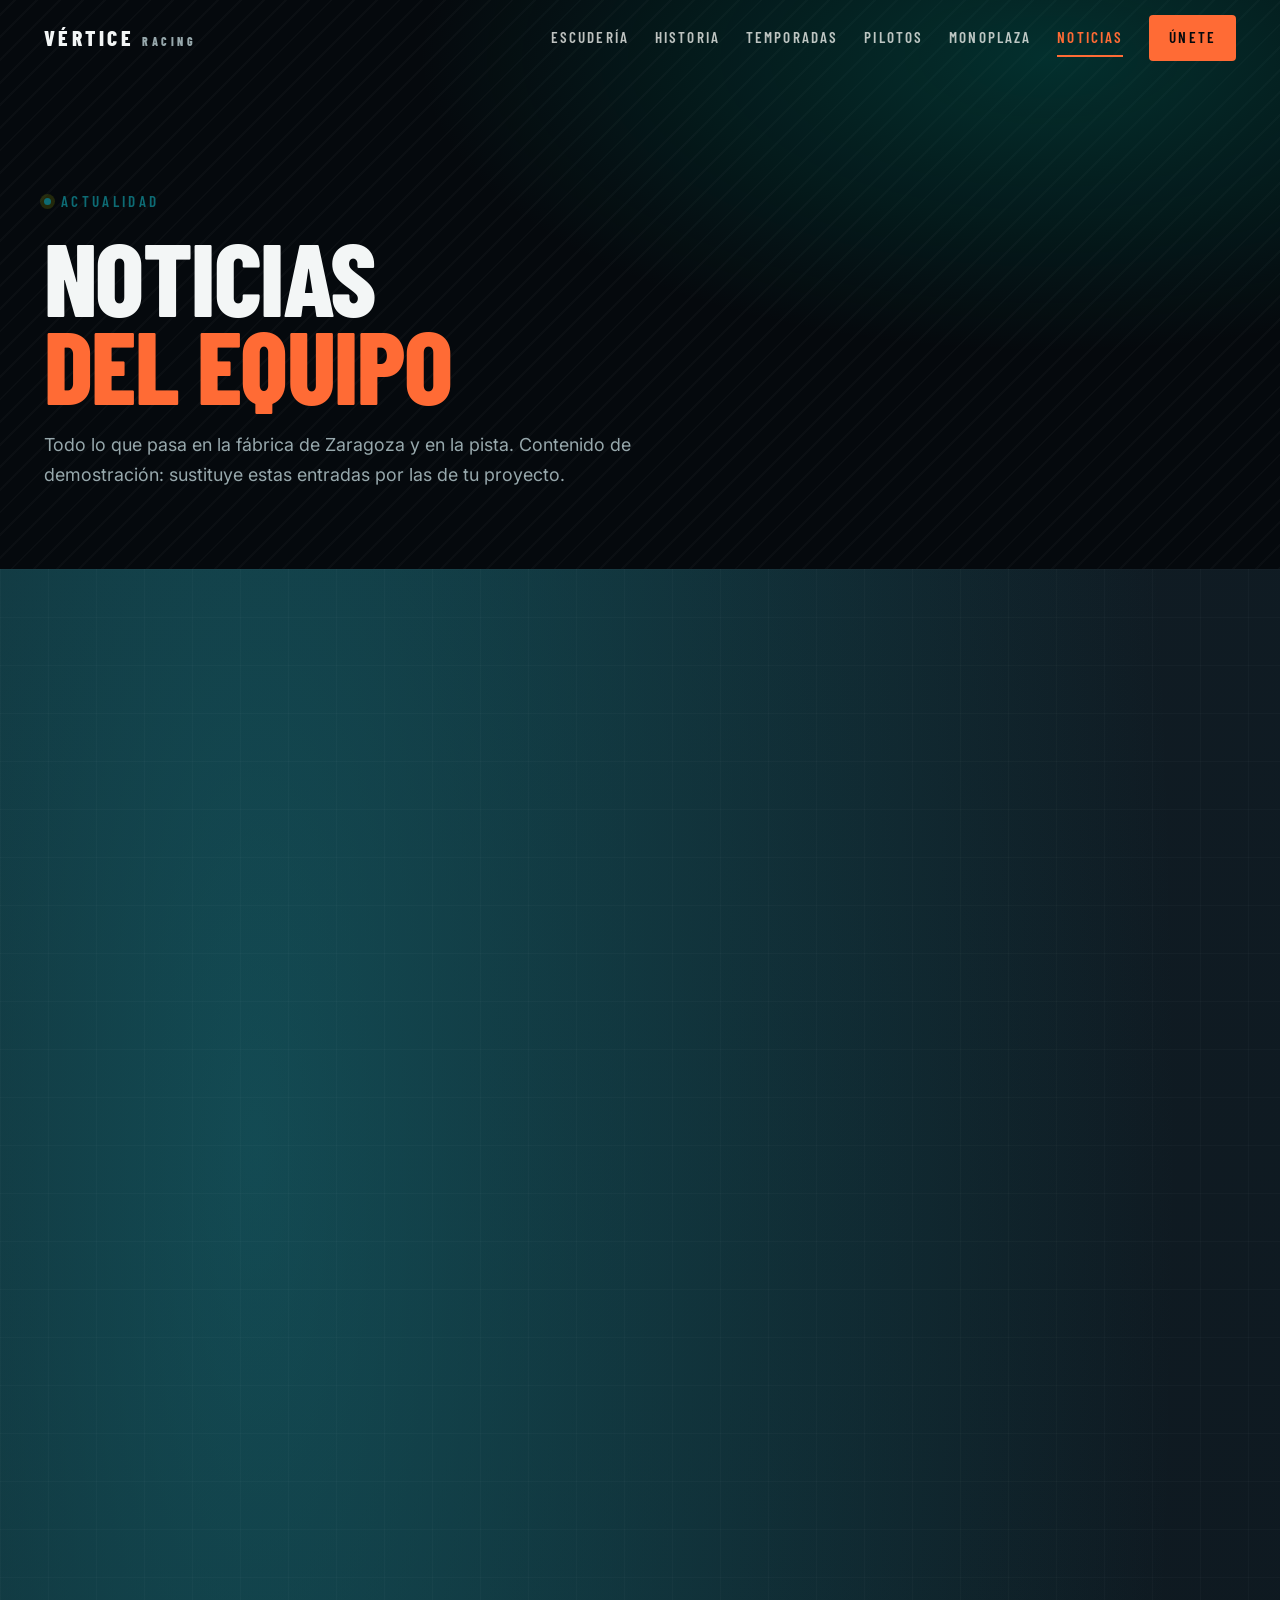
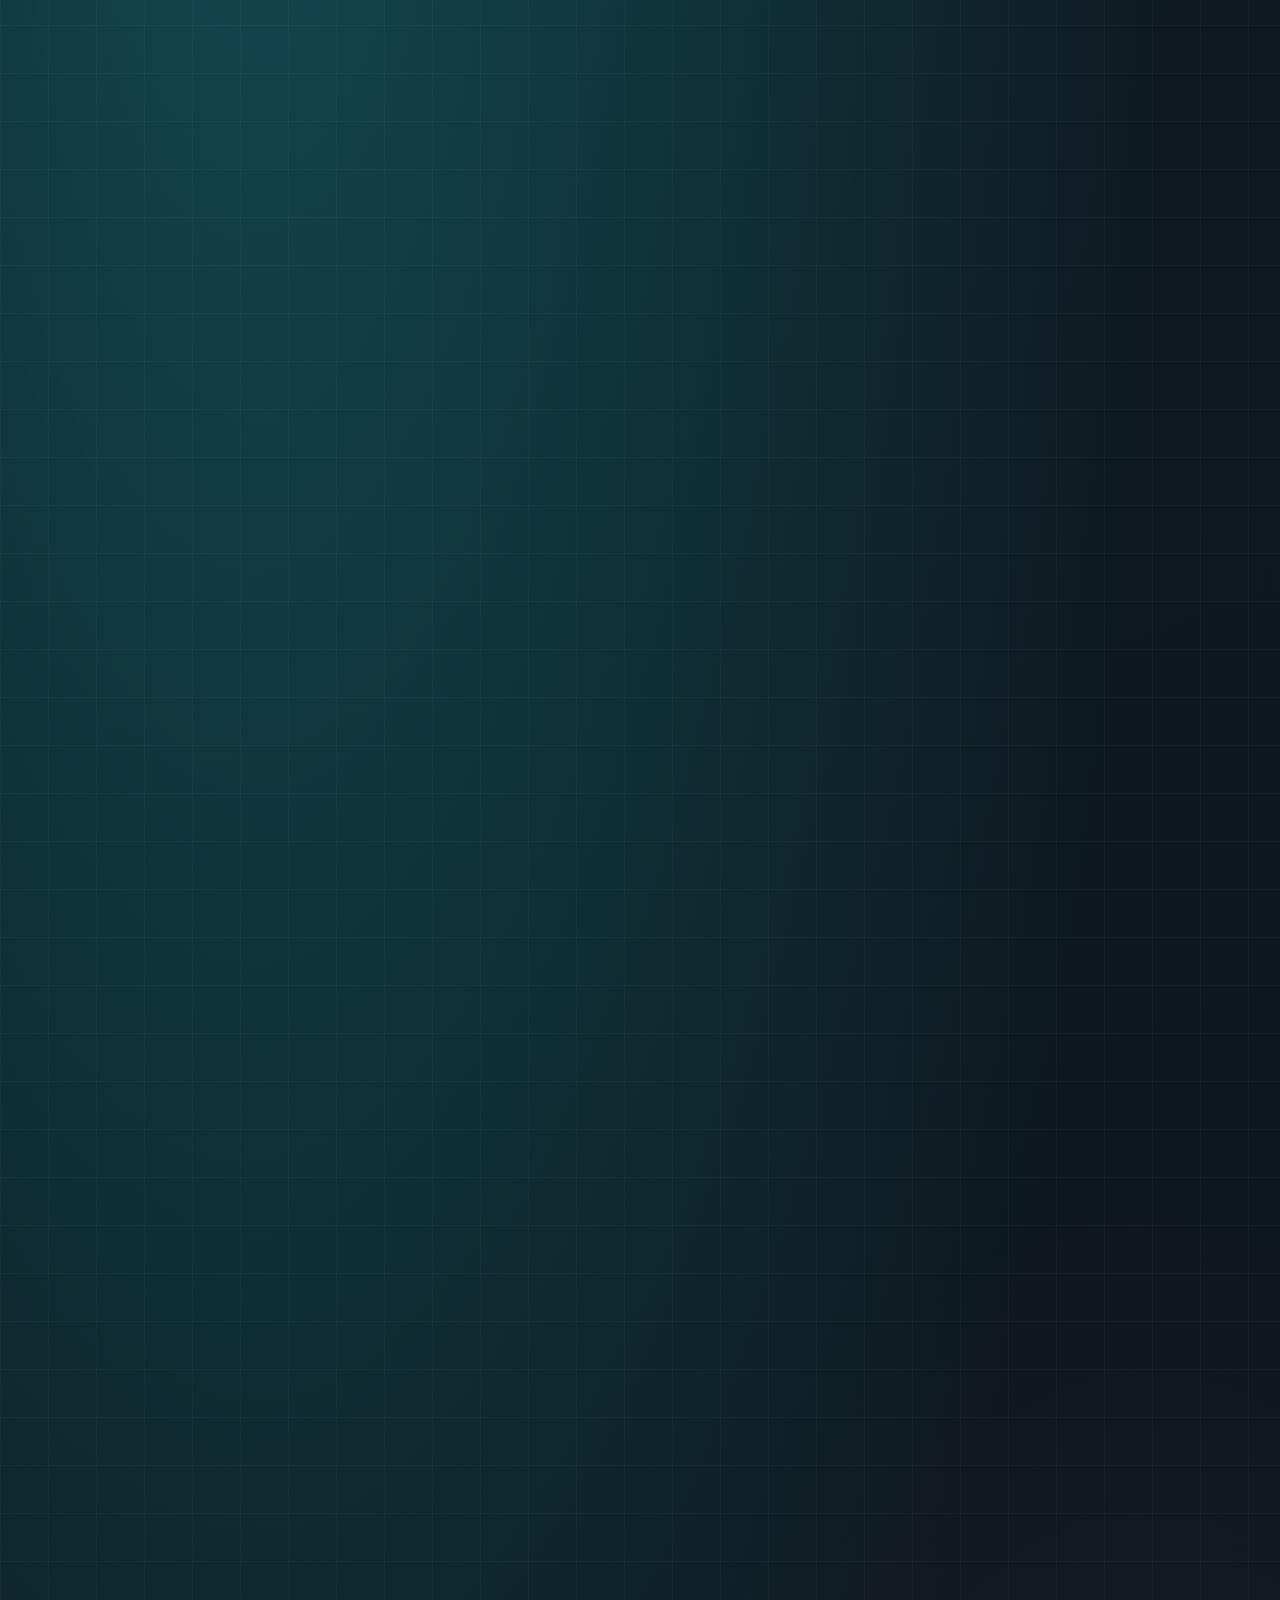
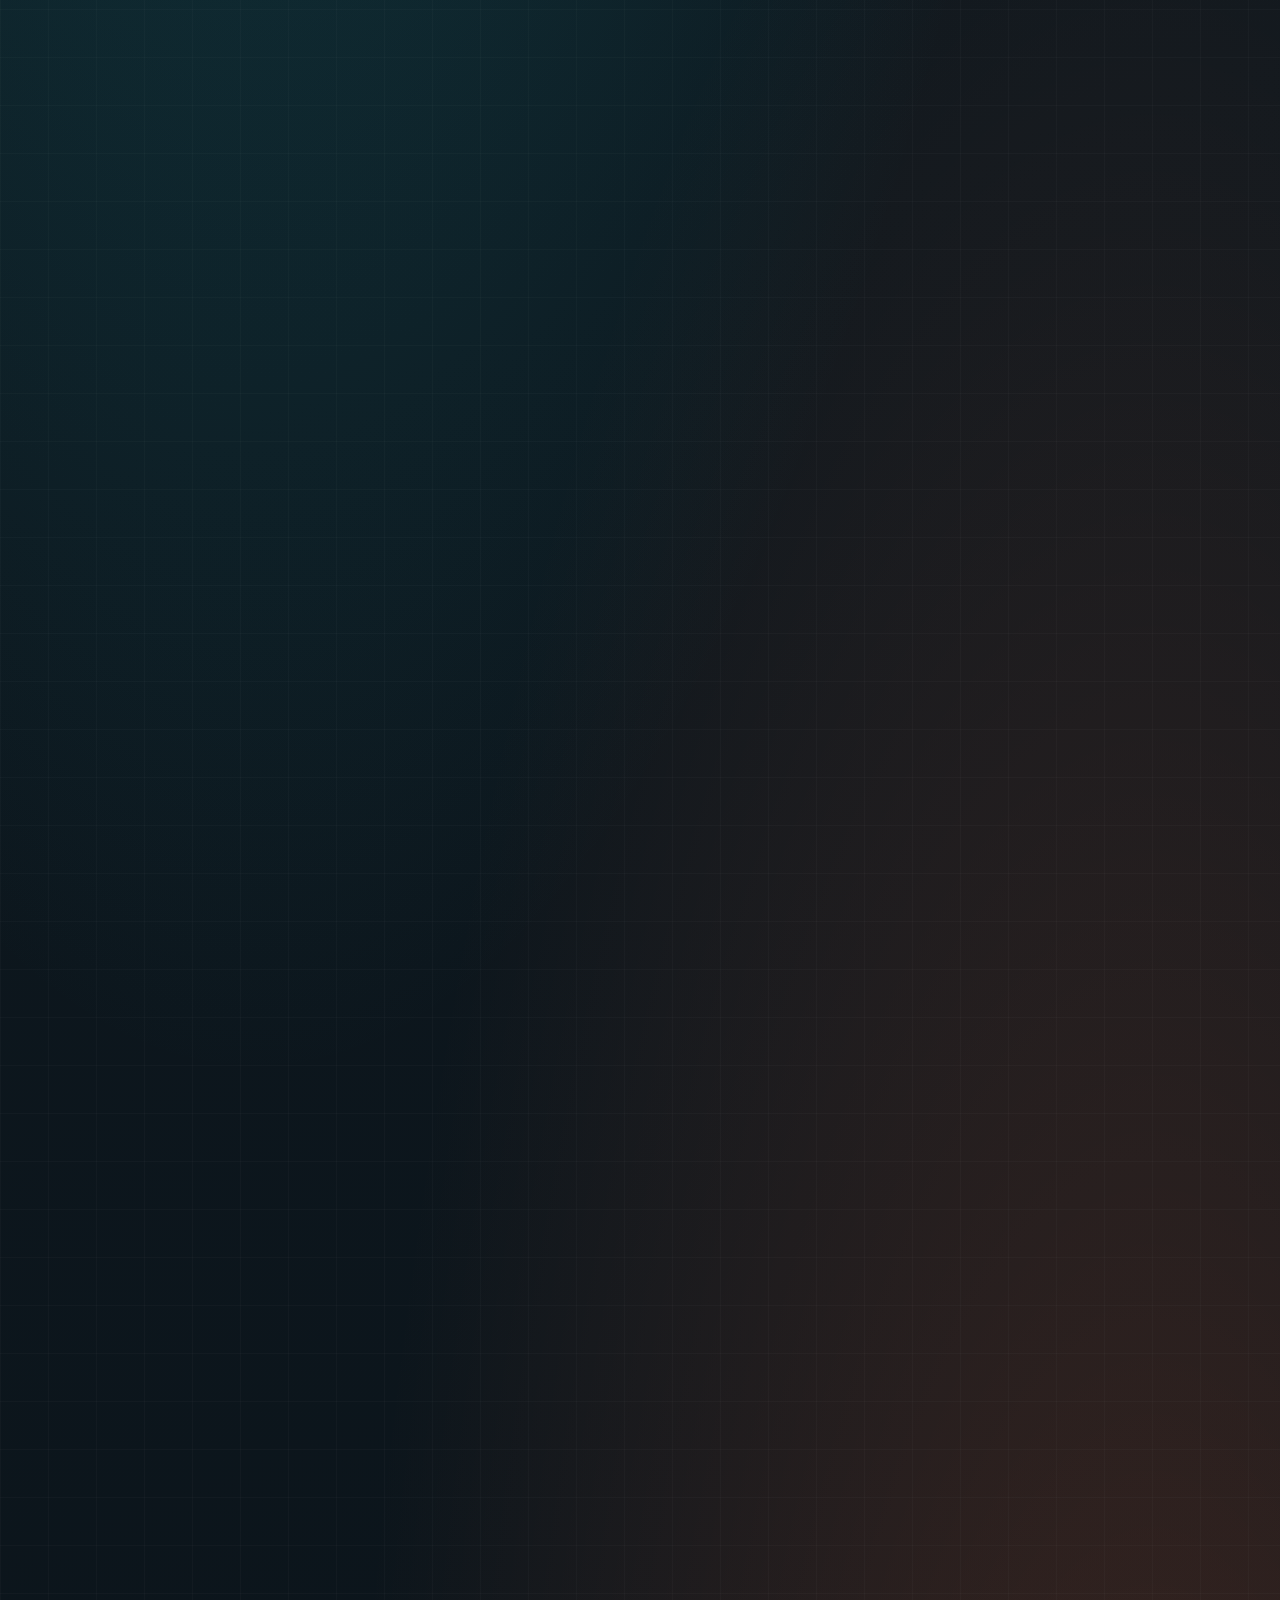
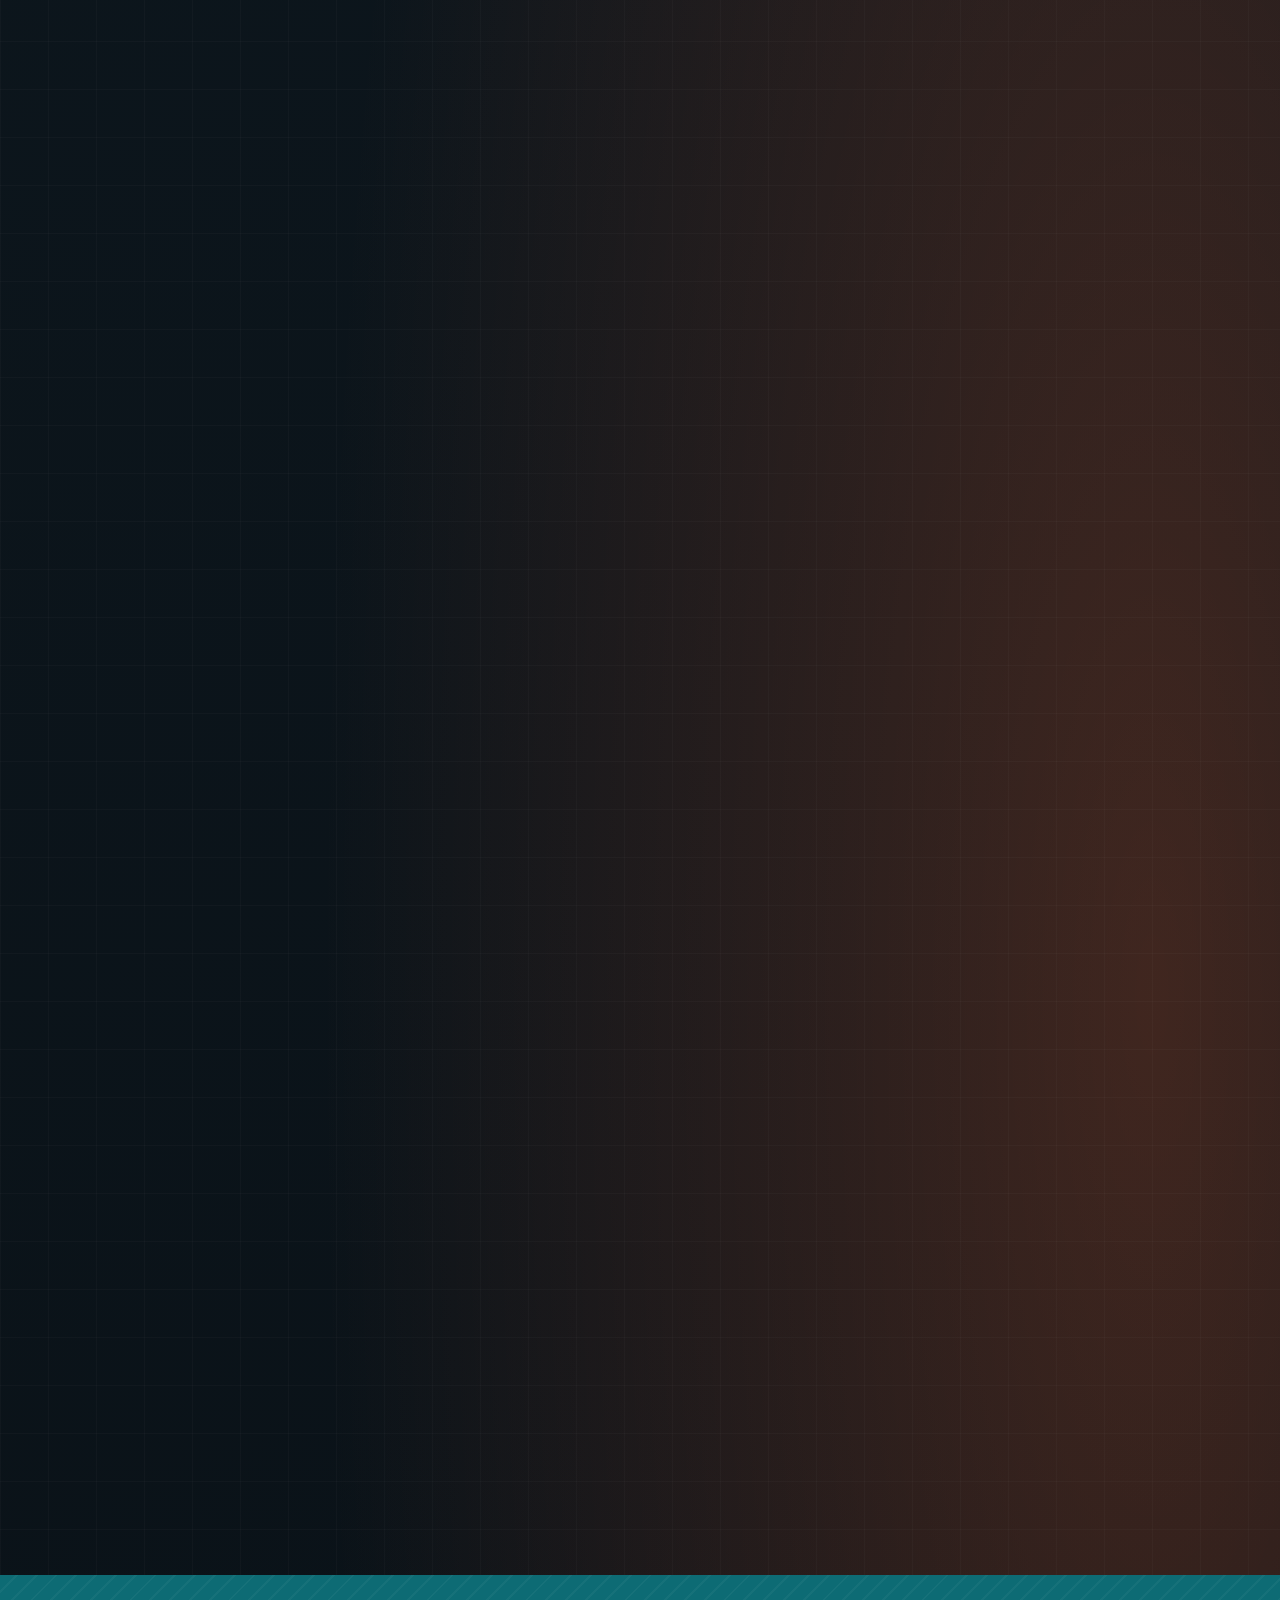
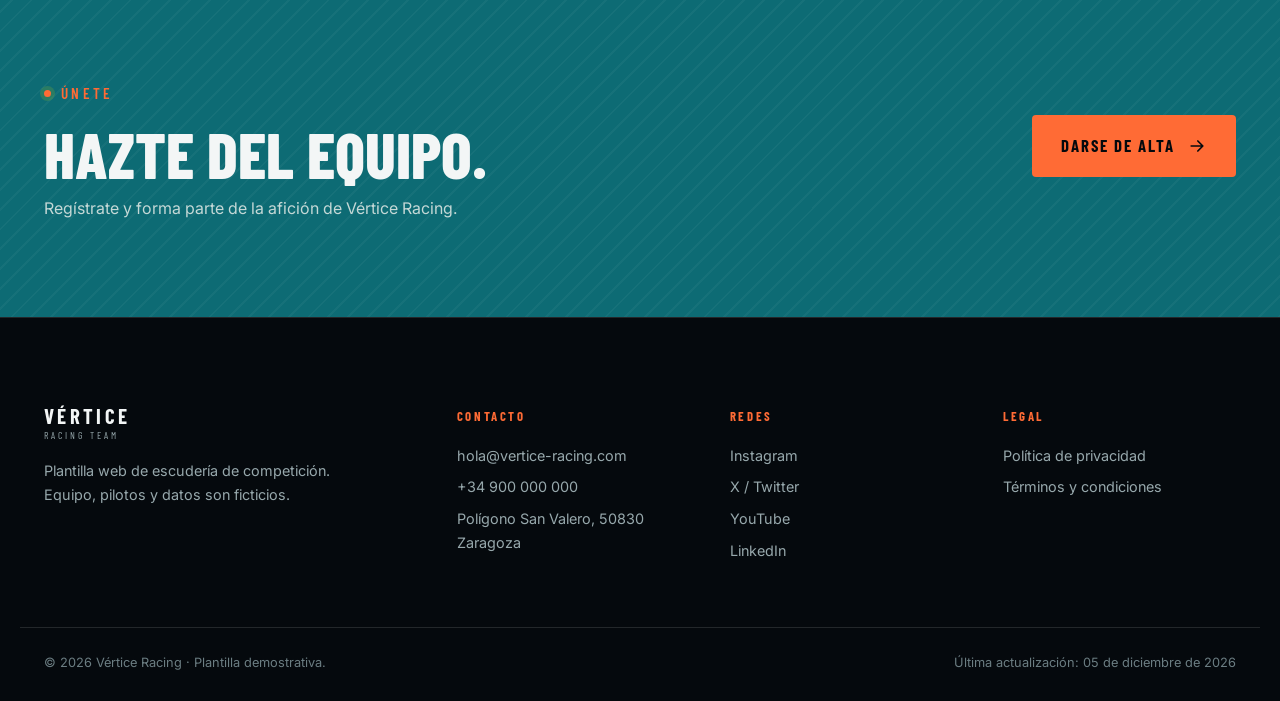
<file: src/noticias.html>
<!doctype html>
<html lang="es">
  <head>
    <meta charset="UTF-8" />
    <meta name="viewport" content="width=device-width, initial-scale=1.0" />
    <meta name="theme-color" content="#05090D" />
    <meta name="description" content="Actualidad de Vértice Racing: coche, pilotos, fábrica y resultados de la temporada." />
    <title>Noticias — Vértice Racing</title>

    <link rel="preconnect" href="https://fonts.googleapis.com" />
    <link rel="preconnect" href="https://fonts.gstatic.com" crossorigin />
    <link
      href="https://fonts.googleapis.com/css2?family=Barlow+Condensed:ital,wght@0,400;0,600;0,700;0,800;1,700&family=Inter:wght@300;400;500;600;700&display=swap"
      rel="stylesheet"
    />
    <link rel="stylesheet" href="../estilos/index.css" />
    <script>document.documentElement.classList.add("js");</script>
    <link rel="icon" type="image/svg+xml" href="../imgs/favicon.svg" />
  </head>
  <body>
    <a class="skip-link" href="#contenido">Saltar al contenido</a>

    <header class="site-header is-scrolled" id="siteHeader">
      <div class="nav-inner">
        <a class="brand" href="/" aria-label="Vértice Racing, inicio">
          <span class="brand-word">Vértice<small>Racing</small></span>
        </a>
        <nav class="nav-links" id="navLinks" aria-label="Navegación principal">
          <a href="/#escuderia">Escudería</a>
          <a href="/#historia">Historia</a>
          <a href="/#temporadas">Temporadas</a>
          <a href="/#pilotos">Pilotos</a>
          <a href="/#monoplaza">Monoplaza</a>
          <a href="noticias.html" class="is-current">Noticias</a>
          <a class="nav-cta" href="registro.html">Únete</a>
        </nav>
        <button class="nav-toggle" id="navToggle" aria-label="Abrir menú" aria-expanded="false" aria-controls="navLinks">
          <span></span><span></span><span></span>
        </button>
      </div>
      <div class="scroll-progress" id="scrollProgress" aria-hidden="true"></div>
    </header>

    <main id="contenido">
      <section class="page-hero">
        <div class="wrap">
          <p class="eyebrow"><span class="dot"></span> Actualidad</p>
          <h1 class="page-title">
            Noticias<br />
            <span class="accent">del equipo</span>
          </h1>
          <p class="page-lead">
            Todo lo que pasa en la fábrica de Zaragoza y en la pista. Contenido de
            demostración: sustituye estas entradas por las de tu proyecto.
          </p>
        </div>
      </section>

      <section class="section section-tight">
        <div class="wrap">
          <div class="news-grid-page">
            <article class="news-card reveal">
              <div class="news-media"><div class="ph" style="position:absolute;inset:0"></div></div>
              <div class="news-body">
                <span class="news-tag">Motor</span>
                <h3>Vértice Power entrega el primer VR26 completo</h3>
                <p>El propulsor propio supera las pruebas de banco y llega a la homologación con dos semanas de margen.</p>
                <p class="news-meta">12 de noviembre de 2026 · 3 min</p>
              </div>
            </article>

            <article class="news-card reveal">
              <div class="news-media"><div class="ph" style="position:absolute;inset:0"></div></div>
              <div class="news-body">
                <span class="news-tag">Coche</span>
                <h3>El VX-26 gana 14 puntos de carga aerodinámica</h3>
                <p>La actualización del suelo debutada en Singapur cambia el comportamiento del coche en curva lenta.</p>
                <p class="news-meta">8 de noviembre de 2026 · 4 min</p>
              </div>
            </article>

            <article class="news-card reveal">
              <div class="news-media"><div class="ph" style="position:absolute;inset:0"></div></div>
              <div class="news-body">
                <span class="news-tag">Pilotos</span>
                <h3>Ruiz renueva hasta 2029</h3>
                <p>El piloto aragonés firma la ampliación más larga de la historia del equipo.</p>
                <p class="news-meta">2 de noviembre de 2026 · 2 min</p>
              </div>
            </article>

            <article class="news-card reveal">
              <div class="news-media"><div class="ph" style="position:absolute;inset:0"></div></div>
              <div class="news-body">
                <span class="news-tag">Cantera</span>
                <h3>Lucía Ferrer sube al simulador del equipo</h3>
                <p>La piloto de la academia pasa dos días al mes en Zaragoza y completa su primer programa de correlación.</p>
                <p class="news-meta">28 de octubre de 2026 · 3 min</p>
              </div>
            </article>

            <article class="news-card reveal">
              <div class="news-media"><div class="ph" style="position:absolute;inset:0"></div></div>
              <div class="news-body">
                <span class="news-tag">Fábrica</span>
                <h3>El túnel de viento amplía turnos</h3>
                <p>La instalación pasa a operar 18 horas al día para absorber el programa aerodinámico de 2027.</p>
                <p class="news-meta">19 de octubre de 2026 · 5 min</p>
              </div>
            </article>

            <article class="news-card reveal">
              <div class="news-media"><div class="ph" style="position:absolute;inset:0"></div></div>
              <div class="news-body">
                <span class="news-tag">Equipo</span>
                <h3>Marta Iglesias: «El techo no está donde creemos»</h3>
                <p>La Team Principal repasa la temporada y fija el objetivo de 2027: pelear la tercera plaza.</p>
                <p class="news-meta">11 de octubre de 2026 · 6 min</p>
              </div>
            </article>
          </div>
        </div>
      </section>

      <section class="cta-band">
        <div class="wrap cta-inner">
          <div>
            <p class="eyebrow"><span class="dot"></span> Únete</p>
            <h2>Hazte del equipo.</h2>
            <p>Regístrate y forma parte de la afición de Vértice Racing.</p>
          </div>
          <a class="btn btn-primary" href="registro.html">
            Darse de alta
            <svg viewBox="0 0 24 24" aria-hidden="true"><path d="M5 12h14M13 6l6 6-6 6" /></svg>
          </a>
        </div>
      </section>
    </main>

    <footer class="site-footer">
      <div class="wrap footer-grid">
        <div class="footer-brand">
          <span class="brand-text">
            <strong>VÉRTICE</strong>
            <em>RACING TEAM</em>
          </span>
          <p>Plantilla web de escudería de competición. Equipo, pilotos y datos son ficticios.</p>
        </div>
        <div class="footer-col">
          <h3>Contacto</h3>
          <ul>
            <li><a href="mailto:hola@vertice-racing.com">hola@vertice-racing.com</a></li>
            <li>+34 900 000 000</li>
            <li>Polígono San Valero, 50830 Zaragoza</li>
          </ul>
        </div>
        <div class="footer-col">
          <h3>Redes</h3>
          <ul>
            <li><a href="#">Instagram</a></li>
            <li><a href="#">X / Twitter</a></li>
            <li><a href="#">YouTube</a></li>
            <li><a href="#">LinkedIn</a></li>
          </ul>
        </div>
        <div class="footer-col">
          <h3>Legal</h3>
          <ul>
            <li><a href="../docs/Politica de privacidad.txt" download>Política de privacidad</a></li>
            <li><a href="../docs/Terminos y condiciones.txt" download>Términos y condiciones</a></li>
          </ul>
        </div>
      </div>
      <div class="wrap footer-bottom">
        <p>&copy; <span data-year>2026</span> Vértice Racing · Plantilla demostrativa.</p>
        <p id="ultima-actualización">Última actualización: hoy</p>
      </div>
    </footer>

    <button class="to-top" id="toTop" aria-label="Volver arriba">
      <svg viewBox="0 0 24 24" aria-hidden="true"><path d="M12 19V5M6 11l6-6 6 6" /></svg>
    </button>

    <script src="../js/demo-data.js"></script>
    <script src="../js/index.js"></script>
  </body>
</html>
</file>
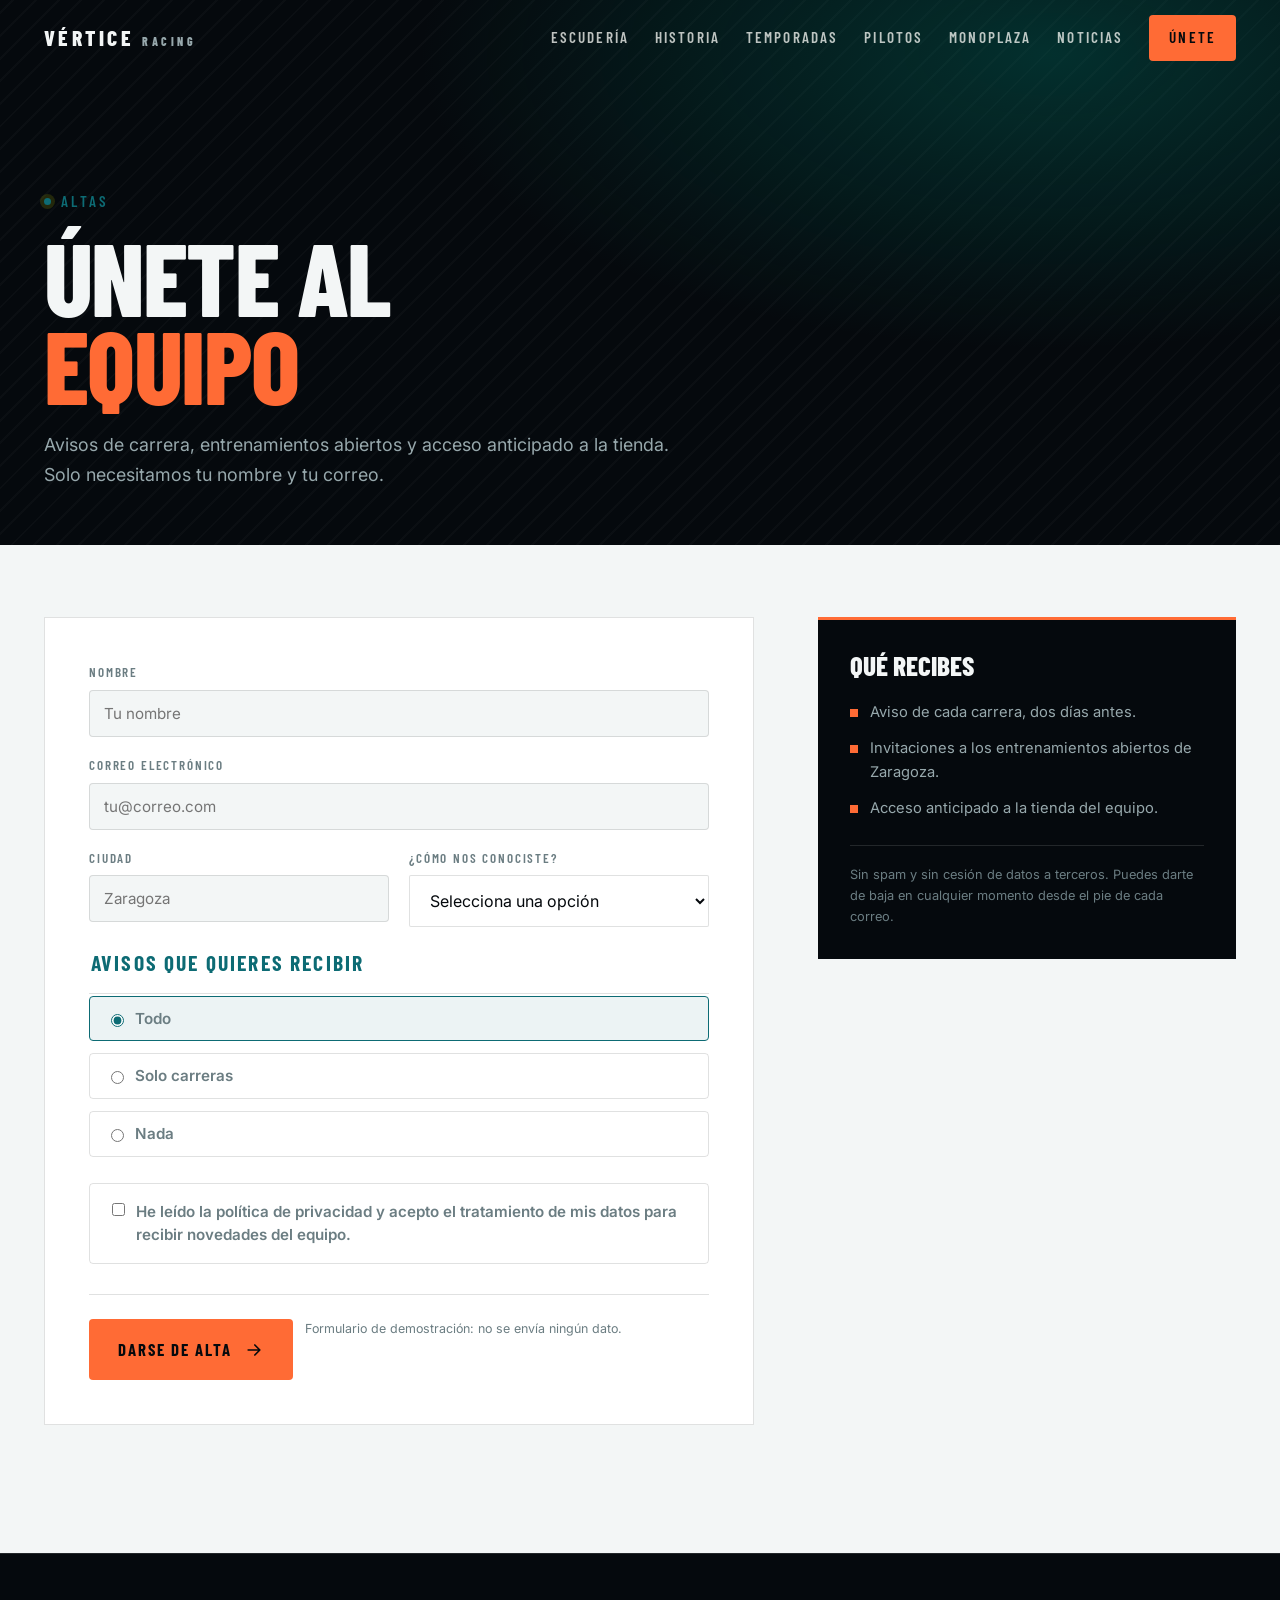
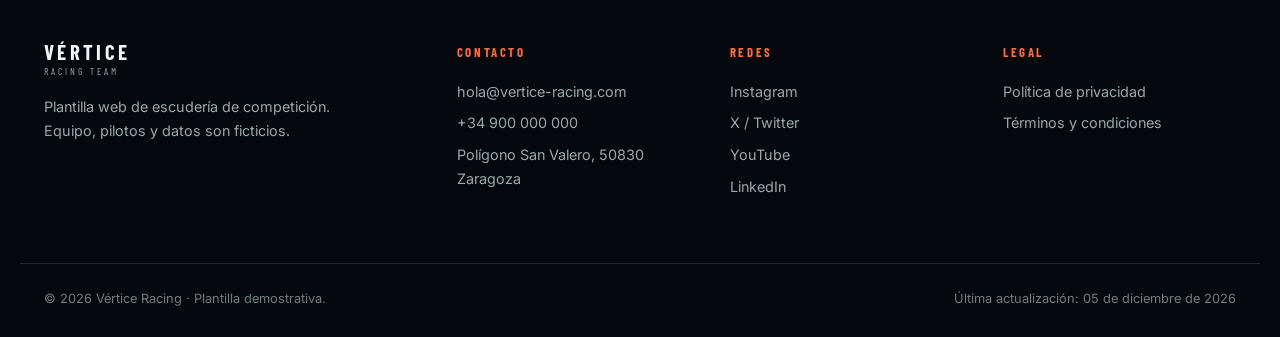
<file: src/registro.html>
<!doctype html>
<html lang="es">
  <head>
    <meta charset="UTF-8" />
    <meta name="viewport" content="width=device-width, initial-scale=1.0" />
    <meta name="theme-color" content="#05090D" />
    <meta name="description" content="Únete a la afición de Vértice Racing: altas, avisos de carrera y acceso a los entrenamientos abiertos." />
    <title>Únete — Vértice Racing</title>

    <link rel="preconnect" href="https://fonts.googleapis.com" />
    <link rel="preconnect" href="https://fonts.gstatic.com" crossorigin />
    <link
      href="https://fonts.googleapis.com/css2?family=Barlow+Condensed:ital,wght@0,400;0,600;0,700;0,800;1,700&family=Inter:wght@300;400;500;600;700&display=swap"
      rel="stylesheet"
    />
    <link rel="stylesheet" href="../estilos/index.css" />
    <script>document.documentElement.classList.add("js");</script>
    <link rel="icon" type="image/svg+xml" href="../imgs/favicon.svg" />
  </head>
  <body>
    <a class="skip-link" href="#contenido">Saltar al contenido</a>

    <header class="site-header is-scrolled" id="siteHeader">
      <div class="nav-inner">
        <a class="brand" href="/" aria-label="Vértice Racing, inicio">
          <span class="brand-word">Vértice<small>Racing</small></span>
        </a>
        <nav class="nav-links" id="navLinks" aria-label="Navegación principal">
          <a href="/#escuderia">Escudería</a>
          <a href="/#historia">Historia</a>
          <a href="/#temporadas">Temporadas</a>
          <a href="/#pilotos">Pilotos</a>
          <a href="/#monoplaza">Monoplaza</a>
          <a href="noticias.html">Noticias</a>
          <a class="nav-cta" href="registro.html" aria-current="page">Únete</a>
        </nav>
        <button class="nav-toggle" id="navToggle" aria-label="Abrir menú" aria-expanded="false" aria-controls="navLinks">
          <span></span><span></span><span></span>
        </button>
      </div>
      <div class="scroll-progress" id="scrollProgress" aria-hidden="true"></div>
    </header>

    <main id="contenido">
      <section class="page-hero page-hero-compact">
        <div class="wrap">
          <p class="eyebrow"><span class="dot"></span> Altas</p>
          <h1 class="page-title">
            Únete al<br />
            <span class="accent">equipo</span>
          </h1>
          <p class="page-lead">
            Avisos de carrera, entrenamientos abiertos y acceso anticipado a la
            tienda. Solo necesitamos tu nombre y tu correo.
          </p>
        </div>
      </section>

      <section class="section section-tight">
        <div class="wrap register-wrap">
          <form class="register-form" id="registroForm" novalidate>
            <div class="field field-full">
              <label class="field-label" for="nombre">Nombre</label>
              <input id="nombre" name="nombre" type="text" autocomplete="given-name" required minlength="2" placeholder="Tu nombre" />
              <p class="field-error" data-error-for="nombre" hidden>Escribe al menos 2 caracteres.</p>
            </div>

            <div class="field field-full">
              <label class="field-label" for="email">Correo electrónico</label>
              <input id="email" name="email" type="email" autocomplete="email" required placeholder="tu@correo.com" />
              <p class="field-error" data-error-for="email" hidden>Introduce un correo válido.</p>
            </div>

            <div class="field">
              <label class="field-label" for="ciudad">Ciudad</label>
              <input id="ciudad" name="ciudad" type="text" autocomplete="address-level2" placeholder="Zaragoza" />
            </div>

            <div class="field">
              <label class="field-label" for="como">¿Cómo nos conociste?</label>
              <select id="como" name="como">
                <option value="">Selecciona una opción</option>
                <option value="redes">Redes sociales</option>
                <option value="prensa">Prensa</option>
                <option value="amigos">Amigos o familia</option>
                <option value="evento">Evento en pista</option>
              </select>
            </div>

            <fieldset class="field field-full radio-row">
              <legend class="field-label">Avisos que quieres recibir</legend>
              <label class="radio"><input type="radio" name="avisos" value="todo" checked /> <span>Todo</span></label>
              <label class="radio"><input type="radio" name="avisos" value="carreras" /> <span>Solo carreras</span></label>
              <label class="radio"><input type="radio" name="avisos" value="nada" /> <span>Nada</span></label>
            </fieldset>

            <div class="field field-full">
              <label class="radio">
                <input type="checkbox" id="consent" name="consent" required />
                <span>
                  He leído la <a href="../docs/Politica de privacidad.txt" download>política de privacidad</a>
                  y acepto el tratamiento de mis datos para recibir novedades del equipo.
                </span>
              </label>
              <p class="field-error" data-error-for="consent" hidden>Necesitamos tu consentimiento para continuar.</p>
            </div>

            <div class="form-actions field-full">
              <button class="btn btn-primary" type="submit">
                Darse de alta
                <svg viewBox="0 0 24 24" aria-hidden="true"><path d="M5 12h14M13 6l6 6-6 6" /></svg>
              </button>
              <p class="field-hint">Formulario de demostración: no se envía ningún dato.</p>
            </div>

            <p class="form-message" id="formMessage" role="status" aria-live="polite" hidden></p>
          </form>

          <aside class="register-aside">
            <h2>Qué recibes</h2>
            <ul>
              <li>Aviso de cada carrera, dos días antes.</li>
              <li>Invitaciones a los entrenamientos abiertos de Zaragoza.</li>
              <li>Acceso anticipado a la tienda del equipo.</li>
            </ul>
            <p class="register-note">
              Sin spam y sin cesión de datos a terceros. Puedes darte de baja en
              cualquier momento desde el pie de cada correo.
            </p>
          </aside>
        </div>
      </section>
    </main>

    <footer class="site-footer">
      <div class="wrap footer-grid">
        <div class="footer-brand">
          <span class="brand-text">
            <strong>VÉRTICE</strong>
            <em>RACING TEAM</em>
          </span>
          <p>Plantilla web de escudería de competición. Equipo, pilotos y datos son ficticios.</p>
        </div>
        <div class="footer-col">
          <h3>Contacto</h3>
          <ul>
            <li><a href="mailto:hola@vertice-racing.com">hola@vertice-racing.com</a></li>
            <li>+34 900 000 000</li>
            <li>Polígono San Valero, 50830 Zaragoza</li>
          </ul>
        </div>
        <div class="footer-col">
          <h3>Redes</h3>
          <ul>
            <li><a href="#">Instagram</a></li>
            <li><a href="#">X / Twitter</a></li>
            <li><a href="#">YouTube</a></li>
            <li><a href="#">LinkedIn</a></li>
          </ul>
        </div>
        <div class="footer-col">
          <h3>Legal</h3>
          <ul>
            <li><a href="../docs/Politica de privacidad.txt" download>Política de privacidad</a></li>
            <li><a href="../docs/Terminos y condiciones.txt" download>Términos y condiciones</a></li>
          </ul>
        </div>
      </div>
      <div class="wrap footer-bottom">
        <p>&copy; <span data-year>2026</span> Vértice Racing · Plantilla demostrativa.</p>
        <p id="ultima-actualización">Última actualización: hoy</p>
      </div>
    </footer>

    <button class="to-top" id="toTop" aria-label="Volver arriba">
      <svg viewBox="0 0 24 24" aria-hidden="true"><path d="M12 19V5M6 11l6-6 6 6" /></svg>
    </button>

    <script src="../js/demo-data.js"></script>
    <script src="../js/index.js"></script>
    <script src="../js/registro.js"></script>
  </body>
</html>
</file>
<file: estilos/index.css>
/* =========================================================
   ASTON MARTIN F1 TEAM — hoja de estilos principal
   ========================================================= */

/* ---------- 1. Tokens ---------- */
:root {
  --green: #0d6b74;
  --green-2: #12808a;
  --green-3: #1aa3ad;
  --lime: #ff6b35;
  --lime-soft: #ff8f66;
  --ink: #05090d;
  --ink-2: #0a1218;
  --ink-3: #101c24;
  --paper: #f3f6f6;
  --white: #ffffff;
  --muted: #97a8ac;
  --muted-2: #6b7d82;
  --muted-ink: #45565b;
  --line: rgba(255, 255, 255, 0.12);
  --line-dark: rgba(5, 9, 13, 0.12);

  --font-display: "Barlow Condensed", "Arial Narrow", Impact, sans-serif;
  --font-body: "Inter", system-ui, -apple-system, "Segoe UI", sans-serif;

  --wrap: 1240px;
  --radius: 4px;
  --ease: cubic-bezier(0.22, 1, 0.36, 1);
  --header-h: 76px;
}

/* ---------- 2. Reset ---------- */
*,
*::before,
*::after {
  box-sizing: border-box;
}

html {
  scroll-behavior: smooth;
  scroll-padding-top: calc(var(--header-h) + 12px);
  -webkit-text-size-adjust: 100%;
}

body {
  margin: 0;
  background: var(--ink);
  color: var(--paper);
  font-family: var(--font-body);
  font-size: 16px;
  line-height: 1.65;
  font-weight: 400;
  overflow-x: hidden;
  -webkit-font-smoothing: antialiased;
}

img,
svg,
iframe {
  display: block;
  max-width: 100%;
}

img {
  height: auto;
}

a {
  color: inherit;
  text-decoration: none;
}

button {
  font: inherit;
  color: inherit;
  background: none;
  border: 0;
  cursor: pointer;
}

ul,
ol,
dl,
dd {
  margin: 0;
  padding: 0;
  list-style: none;
}

h1,
h2,
h3,
h4,
p {
  margin: 0;
}

::selection {
  background: var(--lime);
  color: var(--ink);
}

:focus-visible {
  outline: 2px solid var(--lime);
  outline-offset: 3px;
}

.skip-link {
  position: fixed;
  top: -100px;
  left: 16px;
  z-index: 200;
  padding: 12px 20px;
  background: var(--lime);
  color: var(--ink);
  font-weight: 700;
  transition: top 0.2s;
}

.skip-link:focus {
  top: 12px;
}

/* ---------- 3. Utilidades ---------- */
.wrap {
  width: 100%;
  max-width: var(--wrap);
  margin-inline: auto;
  padding-inline: 24px;
}

.section {
  position: relative;
  padding: clamp(72px, 10vw, 140px) 0;
  background: var(--paper);
  color: var(--ink);
}

.section-dark {
  background: var(--ink);
  color: var(--paper);
}

.section-head {
  max-width: 820px;
  margin-bottom: clamp(40px, 6vw, 72px);
}

.section-head-row {
  display: flex;
  align-items: flex-end;
  justify-content: space-between;
  gap: 32px;
  max-width: none;
}

.eyebrow {
  display: inline-flex;
  align-items: center;
  gap: 10px;
  margin-bottom: 18px;
  font-family: var(--font-display);
  font-size: 0.95rem;
  font-weight: 600;
  letter-spacing: 0.22em;
  text-transform: uppercase;
  color: var(--green);
}

.section-dark .eyebrow,
.hero .eyebrow,
.cta-band .eyebrow {
  color: var(--lime);
}

.eyebrow .dot {
  width: 7px;
  height: 7px;
  background: currentColor;
  border-radius: 50%;
  box-shadow: 0 0 0 4px rgba(206, 220, 0, 0.15);
}

.section-title {
  font-family: var(--font-display);
  font-size: clamp(2.2rem, 5vw, 4.2rem);
  font-weight: 800;
  line-height: 0.92;
  letter-spacing: -0.01em;
  text-transform: uppercase;
}

.section-title .accent {
  color: var(--green);
}

.section-dark .section-title .accent {
  color: var(--lime);
}

.section-lead {
  max-width: 62ch;
  margin-top: 24px;
  font-size: clamp(1rem, 1.4vw, 1.12rem);
  color: var(--muted-2);
}

.section-dark .section-lead {
  color: var(--muted);
}

/* ---------- 4. Botones ---------- */
.btn {
  display: inline-flex;
  align-items: center;
  justify-content: center;
  gap: 12px;
  padding: 16px 28px;
  border: 1px solid transparent;
  border-radius: var(--radius);
  font-family: var(--font-display);
  font-size: 1.05rem;
  font-weight: 700;
  letter-spacing: 0.12em;
  text-transform: uppercase;
  transition: transform 0.25s var(--ease), background 0.25s, color 0.25s,
    border-color 0.25s;
}

.btn svg {
  width: 20px;
  height: 20px;
  fill: none;
  stroke: currentColor;
  stroke-width: 2;
  stroke-linecap: round;
  stroke-linejoin: round;
  transition: transform 0.25s var(--ease);
}

.btn:hover svg {
  transform: translateX(4px);
}

.btn-primary {
  background: var(--lime);
  color: var(--ink);
}

.btn-primary:hover {
  background: var(--lime-soft);
  transform: translateY(-2px);
}

.btn-ghost {
  border-color: rgba(255, 255, 255, 0.35);
  color: var(--paper);
  backdrop-filter: blur(6px);
}

.btn-ghost:hover {
  border-color: var(--lime);
  color: var(--lime);
  transform: translateY(-2px);
}

.btn-ghost .play {
  width: 0;
  height: 0;
  border-left: 9px solid currentColor;
  border-top: 6px solid transparent;
  border-bottom: 6px solid transparent;
}

.link-arrow {
  display: inline-flex;
  align-items: center;
  gap: 10px;
  padding-bottom: 6px;
  border-bottom: 1px solid currentColor;
  font-family: var(--font-display);
  font-size: 1rem;
  font-weight: 600;
  letter-spacing: 0.14em;
  text-transform: uppercase;
  white-space: nowrap;
  transition: color 0.2s, gap 0.2s;
}

.link-arrow svg {
  width: 18px;
  height: 18px;
  fill: none;
  stroke: currentColor;
  stroke-width: 2;
  stroke-linecap: round;
  stroke-linejoin: round;
}

.link-arrow:hover {
  color: var(--green);
  gap: 16px;
}

/* ---------- 5. Header ---------- */
.site-header {
  position: fixed;
  inset: 0 0 auto 0;
  z-index: 100;
  transition: background 0.35s, backdrop-filter 0.35s, border-color 0.35s;
  border-bottom: 1px solid transparent;
}

.site-header.is-scrolled {
  background: rgba(5, 9, 13, 0.86);
  backdrop-filter: blur(14px) saturate(140%);
  border-bottom-color: var(--line);
}

.nav-inner {
  display: flex;
  align-items: center;
  justify-content: space-between;
  gap: 24px;
  width: 100%;
  max-width: var(--wrap);
  height: var(--header-h);
  margin-inline: auto;
  padding-inline: 24px;
}

.brand {
  display: flex;
  align-items: center;
  gap: 12px;
  color: var(--paper);
}

/* Logo oficial del equipo (SVG en línea, hereda el color del texto) */
.brand-logo {
  width: 195px;
  height: auto;
  color: var(--paper);
  flex: none;
}

.brand-text {
  display: flex;
  flex-direction: column;
  line-height: 1;
}

.brand-text strong {
  font-family: var(--font-display);
  font-size: 1.15rem;
  font-weight: 700;
  letter-spacing: 0.16em;
}

.brand-text em {
  margin-top: 4px;
  font-family: var(--font-display);
  font-size: 0.62rem;
  font-style: normal;
  letter-spacing: 0.3em;
  color: var(--muted);
}

.nav-links {
  display: flex;
  align-items: center;
  gap: 26px;
}

.nav-links a {
  position: relative;
  font-family: var(--font-display);
  font-size: 0.95rem;
  font-weight: 600;
  letter-spacing: 0.14em;
  text-transform: uppercase;
  color: rgba(242, 244, 239, 0.78);
  transition: color 0.2s;
}

.nav-links a::after {
  content: "";
  position: absolute;
  left: 0;
  bottom: -6px;
  width: 0;
  height: 2px;
  background: var(--lime);
  transition: width 0.25s var(--ease);
}

.nav-links a:hover {
  color: var(--paper);
}

.nav-links a:hover::after {
  width: 100%;
}

.nav-links .nav-cta {
  padding: 10px 20px;
  background: var(--lime);
  color: var(--ink);
  border-radius: var(--radius);
}

.nav-links .nav-cta::after {
  display: none;
}

.nav-links .nav-cta:hover {
  background: var(--lime-soft);
  color: var(--ink);
}

.nav-toggle {
  display: none;
  flex-direction: column;
  gap: 5px;
  padding: 10px;
}

.nav-toggle span {
  display: block;
  width: 26px;
  height: 2px;
  background: var(--paper);
  transition: transform 0.3s var(--ease), opacity 0.2s;
}

.nav-toggle[aria-expanded="true"] span:nth-child(1) {
  transform: translateY(7px) rotate(45deg);
}

.nav-toggle[aria-expanded="true"] span:nth-child(2) {
  opacity: 0;
}

.nav-toggle[aria-expanded="true"] span:nth-child(3) {
  transform: translateY(-7px) rotate(-45deg);
}

.scroll-progress {
  height: 2px;
  width: 0;
  background: linear-gradient(90deg, var(--green-3), var(--lime));
}

/* ---------- 6. Hero ---------- */
.hero {
  position: relative;
  display: flex;
  align-items: center;
  min-height: 100svh;
  padding: calc(var(--header-h) + 40px) 0 80px;
  overflow: hidden;
  background: var(--ink);
}

.hero-media {
  position: absolute;
  inset: 0;
  z-index: 0;
}

.hero-media img {
  width: 100%;
  height: 100%;
  object-fit: cover;
  object-position: 62% 28%;
  transform: scale(1.08) translate3d(0, 0, 0);
  will-change: transform;
}

/* Líneas de velocidad */
.hero::after {
  content: "";
  position: absolute;
  inset: -10% -20%;
  z-index: 1;
  pointer-events: none;
  background: repeating-linear-gradient(
    100deg,
    transparent 0 60px,
    rgba(206, 220, 0, 0.045) 60px 61px,
    transparent 61px 120px
  );
  animation: speedLines 9s linear infinite;
}

@keyframes speedLines {
  to {
    transform: translateX(-120px);
  }
}

/* Entrada del hero */
.hero-anim {
  opacity: 0;
  transform: translateY(28px);
  animation: heroIn 0.9s var(--ease) var(--d, 0s) forwards;
}

@keyframes heroIn {
  to {
    opacity: 1;
    transform: none;
  }
}

.hero-title .line {
  display: block;
  overflow: hidden;
  padding-bottom: 0.04em;
}

.hero-title .line > span {
  display: block;
  transform: translateY(112%);
  animation: lineUp 1.05s var(--ease) var(--d, 0s) forwards;
}

@keyframes lineUp {
  to {
    transform: translateY(0);
  }
}

.hero-veil {
  position: absolute;
  inset: 0;
  background: linear-gradient(
      100deg,
      rgba(5, 9, 13, 0.97) 0%,
      rgba(5, 9, 13, 0.9) 34%,
      rgba(5, 9, 13, 0.45) 62%,
      rgba(5, 9, 13, 0.7) 100%
    ),
    linear-gradient(0deg, var(--ink) 0%, transparent 32%);
}

.hero-grain {
  position: absolute;
  inset: 0;
  opacity: 0.35;
  background-image: radial-gradient(
    rgba(255, 255, 255, 0.08) 1px,
    transparent 1px
  );
  background-size: 3px 3px;
  mix-blend-mode: overlay;
}

.hero-content {
  position: relative;
  z-index: 2;
  width: 100%;
  max-width: var(--wrap);
  margin-inline: auto;
  padding-inline: 24px;
}

.hero-title {
  font-family: var(--font-display);
  font-size: clamp(3.6rem, 11vw, 9.5rem);
  font-weight: 800;
  line-height: 0.82;
  letter-spacing: -0.02em;
  text-transform: uppercase;
}

.hero-title .line {
  display: block;
}

.hero-title .outline {
  color: transparent;
  -webkit-text-stroke: 2px var(--lime);
}

.hero-sub {
  max-width: 46ch;
  margin-top: 28px;
  font-size: clamp(1rem, 1.5vw, 1.2rem);
  color: rgba(242, 244, 239, 0.82);
}

.hero-actions {
  display: flex;
  flex-wrap: wrap;
  gap: 14px;
  margin-top: 36px;
}

.hero-stats {
  display: grid;
  grid-template-columns: repeat(4, minmax(0, 1fr));
  gap: 1px;
  max-width: 720px;
  margin-top: clamp(40px, 6vw, 72px);
  background: var(--line);
  border-block: 1px solid var(--line);
}

.hero-stats > div {
  padding: 18px 20px;
  background: rgba(5, 9, 13, 0.55);
  backdrop-filter: blur(4px);
}

.hero-stats dt {
  font-family: var(--font-display);
  font-size: 0.72rem;
  letter-spacing: 0.2em;
  text-transform: uppercase;
  color: var(--muted);
}

.hero-stats dd {
  margin-top: 4px;
  font-family: var(--font-display);
  font-size: clamp(1.6rem, 3vw, 2.2rem);
  font-weight: 700;
  line-height: 1;
  color: var(--lime);
}

.scroll-hint {
  position: absolute;
  left: 50%;
  bottom: 26px;
  z-index: 3;
  width: 26px;
  height: 42px;
  border: 1px solid rgba(255, 255, 255, 0.35);
  border-radius: 20px;
  transform: translateX(-50%);
}

.scroll-hint span {
  position: absolute;
  top: 8px;
  left: 50%;
  width: 4px;
  height: 8px;
  margin-left: -2px;
  background: var(--lime);
  border-radius: 2px;
  animation: scrollDot 1.8s infinite;
}

@keyframes scrollDot {
  0% {
    opacity: 0;
    transform: translateY(0);
  }
  30% {
    opacity: 1;
  }
  100% {
    opacity: 0;
    transform: translateY(16px);
  }
}

/* ---------- 7. Marquee ---------- */
.marquee {
  overflow: hidden;
  padding: 16px 0;
  background: var(--lime);
  color: var(--ink);
  border-block: 1px solid rgba(5, 9, 13, 0.15);
}

.marquee-track {
  display: flex;
  align-items: center;
  gap: 28px;
  width: max-content;
  animation: marquee 34s linear infinite;
}

.marquee-track span {
  font-family: var(--font-display);
  font-size: 1.05rem;
  font-weight: 700;
  letter-spacing: 0.2em;
  white-space: nowrap;
}

.marquee-track i {
  font-style: normal;
  font-size: 0.7rem;
  opacity: 0.6;
}

@keyframes marquee {
  to {
    transform: translateX(-50%);
  }
}

/* ---------- 8. Escudería ---------- */
.cards-3 {
  display: grid;
  grid-template-columns: repeat(3, minmax(0, 1fr));
  gap: 1px;
  background: var(--line-dark);
  border: 1px solid var(--line-dark);
}

.card {
  position: relative;
  padding: 40px 32px 44px;
  background: var(--paper);
  transition: background 0.3s, transform 0.3s var(--ease);
}

.card:hover {
  background: var(--white);
  transform: translateY(-4px);
}

.card-num {
  display: block;
  margin-bottom: 28px;
  font-family: var(--font-display);
  font-size: 0.85rem;
  font-weight: 700;
  letter-spacing: 0.2em;
  color: var(--green);
}

.card h3 {
  font-family: var(--font-display);
  font-size: 1.9rem;
  font-weight: 700;
  line-height: 1;
  text-transform: uppercase;
}

.card p {
  margin-top: 14px;
  font-size: 0.95rem;
  color: var(--muted-2);
}

.stat-band {
  display: grid;
  grid-template-columns: repeat(4, minmax(0, 1fr));
  gap: 24px;
  margin-top: clamp(48px, 7vw, 88px);
  padding-top: 40px;
  border-top: 1px solid var(--line-dark);
}

.stat strong {
  display: block;
  font-family: var(--font-display);
  font-size: clamp(2.6rem, 5vw, 4rem);
  font-weight: 800;
  line-height: 1;
  color: var(--green);
}

.stat span {
  display: block;
  margin-top: 8px;
  font-family: var(--font-display);
  font-size: 0.8rem;
  letter-spacing: 0.18em;
  text-transform: uppercase;
  color: var(--muted-2);
}

/* ---------- 9. Timeline (carrusel horizontal) ---------- */
.timeline {
  display: flex;
  gap: 12px;
  padding-bottom: 14px;
  overflow-x: auto;
  scroll-snap-type: x mandatory;
  scrollbar-width: thin;
  scrollbar-color: var(--green-2) transparent;
}

.timeline::-webkit-scrollbar {
  height: 6px;
}

.timeline::-webkit-scrollbar-thumb {
  background: var(--green-2);
}

.timeline li {
  position: relative;
  display: flex;
  flex: 0 0 300px;
  flex-direction: column;
  gap: 10px;
  padding: 26px 24px 24px;
  background: var(--ink-2);
  border: 1px solid var(--line);
  scroll-snap-align: start;
  transition: border-color 0.25s, transform 0.25s var(--ease);
}

.timeline li::before {
  content: "";
  position: absolute;
  inset: 0 auto 0 0;
  width: 3px;
  background: var(--lime);
  opacity: 0;
  transition: opacity 0.25s;
}

.timeline li:hover {
  border-color: var(--green-2);
  transform: translateY(-3px);
}

.timeline li:hover::before {
  opacity: 1;
}

.tl-year {
  font-family: var(--font-display);
  font-size: 1.9rem;
  font-weight: 800;
  line-height: 1;
  color: var(--lime);
}

.tl-body h3 {
  font-family: var(--font-display);
  font-size: 1.15rem;
  font-weight: 700;
  letter-spacing: 0.02em;
  text-transform: uppercase;
}

.tl-body p {
  margin-top: 8px;
  color: var(--muted);
  font-size: 0.9rem;
  line-height: 1.55;
}

/* ---------- 10. Tabs / temporadas ---------- */
.tabs {
  display: flex;
  flex-wrap: wrap;
  gap: 20px;
  margin-bottom: 32px;
}

.tab {
  padding: 12px 26px;
  border: 1px solid var(--line-dark);
  border-radius: var(--radius);
  font-family: var(--font-display);
  font-size: 1.1rem;
  font-weight: 700;
  letter-spacing: 0.1em;
  color: var(--muted-ink);
  transition: all 0.25s;
}

.tab:hover {
  border-color: var(--green);
  color: var(--green);
}

.tab.is-active {
  background: var(--green);
  border-color: var(--green);
  color: var(--paper);
}

.tab-panel {
  animation: fadeUp 0.45s var(--ease);
}

@keyframes fadeUp {
  from {
    opacity: 0;
    transform: translateY(12px);
  }
}

.panel-grid {
  display: grid;
  grid-template-columns: 1.6fr 1fr;
  gap: clamp(32px, 5vw, 72px);
  padding: clamp(28px, 4vw, 48px);
  background: var(--white);
  border: 1px solid var(--line-dark);
}

.panel-grid h3 {
  font-family: var(--font-display);
  font-size: clamp(1.8rem, 3vw, 2.6rem);
  font-weight: 800;
  text-transform: uppercase;
  line-height: 1;
  margin-bottom: 18px;
}

.panel-grid p {
  color: var(--muted-2);
  font-size: 0.98rem;
}

.panel-grid p + p {
  margin-top: 14px;
}

.panel-facts {
  display: grid;
  align-content: start;
  gap: 1px;
  background: var(--line-dark);
  border: 1px solid var(--line-dark);
}

.panel-facts li {
  display: flex;
  align-items: baseline;
  justify-content: space-between;
  gap: 16px;
  padding: 14px 18px;
  background: var(--paper);
}

.panel-facts span {
  font-family: var(--font-display);
  font-size: 0.78rem;
  letter-spacing: 0.16em;
  text-transform: uppercase;
  color: var(--muted-2);
}

.panel-facts strong {
  font-family: var(--font-display);
  font-size: 1.05rem;
  letter-spacing: 0.04em;
  text-align: right;
}

.table-wrap {
  margin-top: clamp(40px, 6vw, 64px);
  overflow-x: auto;
  border: 1px solid var(--line-dark);
}

.data-table {
  width: 100%;
  min-width: 640px;
  border-collapse: collapse;
  font-size: 0.95rem;
}

.data-table caption {
  padding: 16px 18px;
  text-align: left;
  font-family: var(--font-display);
  font-size: 0.8rem;
  letter-spacing: 0.18em;
  text-transform: uppercase;
  color: var(--muted-2);
  background: var(--white);
  border-bottom: 1px solid var(--line-dark);
}

.data-table th {
  padding: 14px 18px;
  text-align: left;
  font-family: var(--font-display);
  font-size: 0.78rem;
  font-weight: 700;
  letter-spacing: 0.16em;
  text-transform: uppercase;
  color: var(--paper);
  background: var(--green);
}

.data-table td {
  padding: 14px 18px;
  border-bottom: 1px solid var(--line-dark);
  color: var(--muted-2);
}

.data-table tbody tr:last-child td {
  border-bottom: 0;
}

.data-table tbody tr:hover td {
  background: var(--white);
  color: var(--ink);
}

.data-table tbody tr.is-live td {
  background: rgba(13, 107, 116, 0.07);
  color: var(--ink);
  font-weight: 500;
}

/* Temporadas antiguas plegadas: se muestran las 4 más recientes */
#seasonsBody tr[data-extra] {
  display: none;
}

#seasonsBody.is-expanded tr[data-extra] {
  display: table-row;
}

.table-more {
  display: block;
  width: 100%;
  padding: 14px 18px;
  border: 1px solid var(--line);
  border-top: 0;
  background: var(--ink-2);
  color: var(--paper);
  font-family: var(--font-display);
  font-size: 0.78rem;
  font-weight: 600;
  letter-spacing: 0.16em;
  text-transform: uppercase;
  cursor: pointer;
  transition: background 0.2s, color 0.2s;
}

.table-more:hover {
  background: var(--lime);
  color: var(--ink);
}

.table-more[hidden] {
  display: none;
}

.row-live {
  display: inline-block;
  margin-left: 6px;
  padding: 2px 7px;
  background: var(--lime);
  color: var(--ink);
  font-family: var(--font-display);
  font-size: 0.62rem;
  font-weight: 700;
  letter-spacing: 0.12em;
  text-transform: uppercase;
  vertical-align: middle;
}

/* ---------- 11. Pilotos ---------- */
.drivers {
  display: grid;
  grid-template-columns: repeat(2, minmax(0, 1fr));
  gap: 24px;
  max-width: 900px;
  margin-inline: auto;
}

.driver {
  display: flex;
  flex-direction: column;
  background: var(--ink-2);
  border: 1px solid var(--line);
  overflow: hidden;
  transition: border-color 0.3s, transform 0.4s var(--ease);
}

.driver:hover {
  border-color: rgba(206, 220, 0, 0.5);
  transform: translateY(-6px);
}

.driver-media {
  position: relative;
  aspect-ratio: 4 / 3;
  overflow: hidden;
  background: var(--ink-3);
}

.driver-media img {
  width: 100%;
  height: 100%;
  object-fit: cover;
  object-position: center 30%;
  transition: transform 0.7s var(--ease);
}

.driver:hover .driver-media img {
  transform: scale(1.05);
}

.driver-media::after {
  content: "";
  position: absolute;
  inset: 0;
  background: linear-gradient(0deg, var(--ink-2) 0%, transparent 55%);
}

/* Datos de la temporada al pasar el ratón por la foto */
.driver-hover {
  position: absolute;
  inset: auto 0 0 0;
  z-index: 3;
  padding: 22px 22px 20px;
  background: linear-gradient(
    0deg,
    rgba(5, 9, 13, 0.97) 0%,
    rgba(5, 9, 13, 0.88) 60%,
    transparent 100%
  );
  opacity: 0;
  transform: translateY(14px);
  transition: opacity 0.3s var(--ease), transform 0.35s var(--ease);
  pointer-events: none;
}

.driver:hover .driver-hover,
.driver:focus-within .driver-hover {
  opacity: 1;
  transform: none;
}

.dh-title {
  font-family: var(--font-display);
  font-size: 0.7rem;
  letter-spacing: 0.18em;
  text-transform: uppercase;
  color: var(--lime);
}

.dh-grid {
  display: grid;
  grid-template-columns: repeat(4, minmax(0, 1fr));
  gap: 12px 10px;
  margin-top: 12px;
}

.dh-grid dt {
  font-family: var(--font-display);
  font-size: 0.6rem;
  letter-spacing: 0.12em;
  text-transform: uppercase;
  color: var(--muted-2);
}

.dh-grid dd {
  margin: 2px 0 0;
  font-family: var(--font-display);
  font-size: 1.2rem;
  font-weight: 800;
  line-height: 1;
  color: var(--paper);
}

/* En pantallas táctiles no hay hover: los datos quedan visibles */
@media (hover: none) {
  .driver-hover {
    opacity: 1;
    transform: none;
  }
}

.driver-num {
  position: absolute;
  right: 18px;
  bottom: -14px;
  z-index: 2;
  font-family: var(--font-display);
  font-size: clamp(5rem, 10vw, 8rem);
  font-weight: 800;
  line-height: 1;
  color: transparent;
  -webkit-text-stroke: 2px var(--lime);
  opacity: 0.9;
}

.driver-flag {
  position: absolute;
  top: 16px;
  left: 16px;
  z-index: 2;
  padding: 4px 10px;
  background: rgba(5, 9, 13, 0.72);
  border: 1px solid rgba(255, 255, 255, 0.25);
  border-radius: 2px;
  font-family: var(--font-display);
  font-size: 0.72rem;
  font-weight: 700;
  letter-spacing: 0.18em;
  color: var(--paper);
  backdrop-filter: blur(4px);
}

.driver-body {
  padding: 28px 30px 34px;
}

.driver-role {
  font-family: var(--font-display);
  font-size: 0.78rem;
  letter-spacing: 0.18em;
  text-transform: uppercase;
  color: var(--lime);
}

.driver-body h3 {
  margin-top: 6px;
  font-family: var(--font-display);
  font-size: clamp(1.7rem, 2.8vw, 2.3rem);
  font-weight: 800;
  line-height: 1;
  text-transform: uppercase;
}

.driver-bio {
  margin-top: 14px;
  font-size: 0.95rem;
  color: var(--muted);
}

.driver-stats {
  display: grid;
  grid-template-columns: repeat(4, minmax(0, 1fr));
  gap: 1px;
  margin-top: 26px;
  background: var(--line);
  border: 1px solid var(--line);
}

.driver-stats li {
  padding: 14px 10px;
  background: var(--ink-2);
  text-align: center;
}

.driver-stats strong {
  display: block;
  font-family: var(--font-display);
  font-size: 1.7rem;
  font-weight: 800;
  line-height: 1;
  color: var(--paper);
}

.driver-stats span {
  display: block;
  margin-top: 4px;
  font-family: var(--font-display);
  font-size: 0.66rem;
  letter-spacing: 0.14em;
  text-transform: uppercase;
  color: var(--muted);
}

/* ---------- 11b. Cantera / academia ---------- */
.driver-season {
  margin-top: 10px;
  font-family: var(--font-display);
  font-size: 0.8rem;
  letter-spacing: 0.12em;
  text-transform: uppercase;
  color: var(--lime);
}

.academy {
  display: grid;
  grid-template-columns: 320px minmax(0, 1fr);
  margin-top: 18px;
  background: var(--ink-2);
  border: 1px solid var(--line);
}

.academy-media {
  position: relative;
  overflow: hidden;
  background: var(--ink-3);
}

.academy-media img {
  width: 100%;
  height: 100%;
  object-fit: cover;
  object-position: center 25%;
  transition: transform 0.7s var(--ease);
}

.academy:hover .academy-media img {
  transform: scale(1.04);
}

.academy-tag {
  position: absolute;
  top: 14px;
  left: 14px;
  padding: 6px 12px;
  background: var(--lime);
  color: var(--ink);
  font-family: var(--font-display);
  font-size: 0.68rem;
  font-weight: 700;
  letter-spacing: 0.16em;
  text-transform: uppercase;
}

.academy-body {
  padding: 30px 34px 32px;
}

.academy-body h3 {
  margin-top: 8px;
  font-family: var(--font-display);
  font-size: clamp(1.8rem, 3vw, 2.4rem);
  font-weight: 800;
  line-height: 1;
  text-transform: uppercase;
}

.academy-role {
  margin-top: 8px;
  font-family: var(--font-display);
  font-size: 0.78rem;
  letter-spacing: 0.16em;
  text-transform: uppercase;
  color: var(--lime);
}

.academy-bio {
  margin-top: 14px;
  max-width: 68ch;
  font-size: 0.95rem;
  color: var(--muted);
}

/* ---------- 12. Split / monoplaza ---------- */
.split {
  display: grid;
  grid-template-columns: 1fr 1fr;
  gap: clamp(32px, 6vw, 80px);
  align-items: center;
}

.split-media {
  position: relative;
  aspect-ratio: 16 / 10;
  overflow: hidden;
  background: var(--ink);
}

.split-media img {
  width: 100%;
  height: 100%;
  object-fit: cover;
  object-position: center;
  transition: transform 0.8s var(--ease);
}

.split-media:hover img {
  transform: scale(1.04);
}

.split-tag {
  position: absolute;
  left: 0;
  bottom: 0;
  padding: 14px 26px;
  background: var(--lime);
  color: var(--ink);
  font-family: var(--font-display);
  font-size: 1.4rem;
  font-weight: 800;
  letter-spacing: 0.14em;
}

.specs {
  display: grid;
  grid-template-columns: repeat(2, minmax(0, 1fr));
  gap: 1px;
  margin: 32px 0 36px;
  background: var(--line-dark);
  border: 1px solid var(--line-dark);
}

.specs > div {
  padding: 16px 18px;
  background: var(--paper);
}

.specs dt {
  font-family: var(--font-display);
  font-size: 0.72rem;
  letter-spacing: 0.16em;
  text-transform: uppercase;
  color: var(--muted-2);
}

.specs dd {
  margin-top: 4px;
  font-family: var(--font-display);
  font-size: 1.15rem;
  font-weight: 600;
}

/* ---------- 13. Galería ---------- */
.gallery {
  display: grid;
  grid-template-columns: repeat(3, minmax(0, 1fr));
  gap: 12px;
}

.g-item {
  position: relative;
  overflow: hidden;
  padding: 0;
  aspect-ratio: 16 / 10;
  background: var(--ink-3);
  border: 1px solid var(--line);
}

.g-hero {
  grid-column: 1 / -1;
  aspect-ratio: 16 / 9;
}

.g-contain {
  background: radial-gradient(
      80% 80% at 50% 50%,
      rgba(0, 120, 106, 0.25),
      transparent 70%
    ),
    var(--ink-2);
}

.g-item.g-contain img {
  object-fit: contain;
  padding: 16px;
}

.g-item img {
  width: 100%;
  height: 100%;
  object-fit: cover;
  transition: transform 0.7s var(--ease), filter 0.4s;
}

.g-item::after {
  content: "";
  position: absolute;
  inset: 0;
  background: linear-gradient(0deg, rgba(5, 9, 13, 0.85), transparent 55%);
  opacity: 0.7;
  transition: opacity 0.3s;
}

.g-item:hover img {
  transform: scale(1.06);
}

.g-item:hover::after {
  opacity: 1;
}

.g-cap {
  position: absolute;
  left: 18px;
  bottom: 16px;
  z-index: 2;
  font-family: var(--font-display);
  font-size: 0.95rem;
  font-weight: 600;
  letter-spacing: 0.14em;
  text-transform: uppercase;
  color: var(--paper);
  transform: translateY(6px);
  opacity: 0;
  transition: all 0.3s var(--ease);
}

.g-item:hover .g-cap,
.g-item:focus-visible .g-cap {
  transform: translateY(0);
  opacity: 1;
}

.g-wide {
  grid-column: span 2;
}

/* Galería por circuito */
.gallery-circuits {
  grid-template-columns: repeat(3, minmax(0, 1fr));
}

.g-circuit {
  aspect-ratio: 16 / 10;
}

.g-circuit img.is-map {
  object-fit: contain;
  padding: 20px;
  background: radial-gradient(
      80% 80% at 50% 50%,
      rgba(0, 120, 106, 0.22),
      transparent 70%
    ),
    var(--ink-2);
}

.g-round {
  position: absolute;
  top: 12px;
  left: 12px;
  z-index: 2;
  padding: 3px 9px;
  background: var(--lime);
  color: var(--ink);
  font-family: var(--font-display);
  font-size: 0.68rem;
  font-weight: 800;
  letter-spacing: 0.14em;
}

.g-circuit .g-cap {
  opacity: 1;
  transform: none;
  font-size: 0.85rem;
  transition: opacity 0.25s, transform 0.35s var(--ease);
}

/* Aperitivo visible en la tarjeta; el detalle completo, al hacer clic */
.g-mini {
  position: absolute;
  inset: auto 0 0 0;
  z-index: 2;
  display: flex;
  flex-direction: column;
  gap: 2px;
  padding: 26px 16px 14px;
  background: linear-gradient(
    0deg,
    rgba(5, 9, 13, 0.96) 0%,
    rgba(5, 9, 13, 0.75) 55%,
    transparent 100%
  );
}

.g-mini strong {
  font-family: var(--font-display);
  font-size: 1rem;
  font-weight: 700;
  line-height: 1.1;
  text-transform: uppercase;
  color: var(--paper);
}

.g-mini em {
  font-style: normal;
  font-size: 0.76rem;
  letter-spacing: 0.02em;
  color: var(--lime);
}

.g-circuit:hover .g-mini strong,
.g-circuit:focus-visible .g-mini strong {
  color: var(--lime-soft);
}

/* Lightbox: imagen + ficha de la carrera */
.lb-figure {
  display: grid;
  grid-template-columns: minmax(0, 1fr) 320px;
  max-width: min(1180px, 94vw);
  max-height: 86vh;
  margin: 0;
  background: var(--ink-2);
  border: 1px solid var(--line);
}

.lb-figure img {
  width: 100%;
  height: 100%;
  max-height: 86vh;
  object-fit: contain;
  background: #000;
}

.lb-bar {
  display: flex;
  flex-direction: column;
  gap: 8px;
  padding: 24px 20px;
  max-height: 86vh;
  border-left: 1px solid var(--line);
  overflow-y: auto;
  scrollbar-width: thin;
  scrollbar-color: var(--green-2) transparent;
}

.lb-bar::-webkit-scrollbar {
  width: 6px;
}

.lb-bar::-webkit-scrollbar-thumb {
  background: var(--green-2);
}

.lb-round {
  font-family: var(--font-display);
  font-size: 0.72rem;
  font-weight: 700;
  letter-spacing: 0.22em;
  text-transform: uppercase;
  color: var(--lime);
}

.lb-bar strong {
  font-family: var(--font-display);
  font-size: 1.6rem;
  font-weight: 800;
  line-height: 1.02;
  text-transform: uppercase;
  color: var(--paper);
}

.lb-sub {
  font-size: 0.85rem;
  color: var(--muted);
}

.lb-facts {
  display: grid;
  gap: 1px;
  margin: 12px 0 0;
  background: var(--line);
  border: 1px solid var(--line);
}

.lb-facts div {
  display: flex;
  align-items: baseline;
  justify-content: space-between;
  gap: 12px;
  padding: 9px 12px;
  background: var(--ink-2);
}

.lb-facts dt {
  font-family: var(--font-display);
  font-size: 0.7rem;
  letter-spacing: 0.14em;
  text-transform: uppercase;
  color: var(--muted-2);
}

.lb-facts dd {
  margin: 0;
  font-size: 0.84rem;
  color: var(--paper);
  text-align: right;
}

@media (max-width: 820px) {
  .lb-figure {
    grid-template-columns: 1fr;
    max-height: 90vh;
    overflow-y: auto;
  }

  .lb-figure img {
    max-height: 45vh;
  }

  .lb-bar {
    border-left: 0;
    border-top: 1px solid var(--line);
  }
}

/* ---------- 14. Noticias ---------- */
.news-grid {
  display: grid;
  grid-template-columns: repeat(3, minmax(0, 1fr));
  gap: 24px;
}

.news-card {
  display: flex;
  flex-direction: column;
  background: var(--white);
  border: 1px solid var(--line-dark);
  transition: transform 0.35s var(--ease), box-shadow 0.35s;
}

.news-card:hover {
  transform: translateY(-6px);
  box-shadow: 0 24px 48px -24px rgba(5, 9, 13, 0.35);
}

.news-media {
  aspect-ratio: 16 / 10;
  overflow: hidden;
  background: var(--ink-3);
}

.news-media img {
  width: 100%;
  height: 100%;
  object-fit: cover;
  transition: transform 0.7s var(--ease);
}

.news-card:hover .news-media img {
  transform: scale(1.05);
}

.news-body {
  padding: 24px 24px 28px;
}

.news-tag {
  display: inline-block;
  padding: 4px 10px;
  background: var(--green);
  color: var(--paper);
  font-family: var(--font-display);
  font-size: 0.7rem;
  font-weight: 700;
  letter-spacing: 0.16em;
  text-transform: uppercase;
}

.news-body h3 {
  margin-top: 14px;
  font-family: var(--font-display);
  font-size: 1.45rem;
  font-weight: 700;
  line-height: 1.1;
  text-transform: uppercase;
}

.news-body p {
  margin-top: 10px;
  font-size: 0.92rem;
  color: var(--muted-2);
}

/* ---------- 15. CTA ---------- */
.cta-band {
  position: relative;
  padding: clamp(56px, 8vw, 96px) 0;
  background: var(--green);
  color: var(--paper);
  overflow: hidden;
}

.cta-band::before {
  content: "";
  position: absolute;
  inset: 0;
  background: repeating-linear-gradient(
    -45deg,
    rgba(255, 255, 255, 0.04) 0 2px,
    transparent 2px 14px
  );
}

.cta-inner {
  position: relative;
  display: flex;
  align-items: center;
  justify-content: space-between;
  gap: 32px;
}

.cta-inner h2 {
  font-family: var(--font-display);
  font-size: clamp(2.4rem, 5vw, 4rem);
  font-weight: 800;
  line-height: 0.95;
  text-transform: uppercase;
}

.cta-inner p {
  margin-top: 10px;
  color: rgba(242, 244, 239, 0.8);
}

/* ---------- 16. Footer ---------- */
.site-footer {
  padding: clamp(56px, 7vw, 88px) 0 28px;
  background: var(--ink);
  border-top: 1px solid var(--line);
}

.footer-grid {
  display: grid;
  grid-template-columns: 1.6fr repeat(3, 1fr);
  gap: 40px;
}

.footer-brand .brand-text strong {
  font-size: 1.3rem;
}

.footer-brand p {
  max-width: 34ch;
  margin-top: 18px;
  font-size: 0.9rem;
  color: var(--muted);
}

.footer-col h3 {
  margin-bottom: 16px;
  font-family: var(--font-display);
  font-size: 0.8rem;
  font-weight: 700;
  letter-spacing: 0.2em;
  text-transform: uppercase;
  color: var(--lime);
}

.footer-col li {
  margin-bottom: 8px;
  font-size: 0.9rem;
  color: var(--muted);
}

.footer-col a {
  transition: color 0.2s;
}

.footer-col a:hover {
  color: var(--paper);
}

.footer-bottom {
  display: flex;
  flex-wrap: wrap;
  justify-content: space-between;
  gap: 12px;
  margin-top: 56px;
  padding-top: 24px;
  border-top: 1px solid var(--line);
  font-size: 0.8rem;
  color: var(--muted-2);
}

/* ---------- 17. To top ---------- */
.to-top {
  position: fixed;
  right: 24px;
  bottom: 24px;
  z-index: 90;
  display: grid;
  place-items: center;
  width: 48px;
  height: 48px;
  background: var(--lime);
  color: var(--ink);
  border-radius: 50%;
  opacity: 0;
  pointer-events: none;
  transform: translateY(12px);
  transition: all 0.3s var(--ease);
}

.to-top.is-visible {
  opacity: 1;
  pointer-events: auto;
  transform: translateY(0);
}

.to-top svg {
  width: 22px;
  height: 22px;
  fill: none;
  stroke: currentColor;
  stroke-width: 2;
  stroke-linecap: round;
  stroke-linejoin: round;
}

/* ---------- 18. Lightbox / vídeo ---------- */
.lightbox,
.video-modal {
  position: fixed;
  inset: 0;
  z-index: 300;
  display: grid;
  place-items: center;
  padding: 24px;
  background: rgba(2, 8, 6, 0.94);
  backdrop-filter: blur(8px);
}

.lightbox[hidden],
.video-modal[hidden] {
  display: none;
}

.lightbox img {
  max-width: min(1100px, 92vw);
  max-height: 86vh;
  object-fit: contain;
  border: 1px solid var(--line);
}

.video-frame {
  width: min(1000px, 92vw);
  aspect-ratio: 16 / 9;
  background: #000;
}

.video-frame iframe {
  width: 100%;
  height: 100%;
  border: 0;
}

.lb-close {
  position: absolute;
  top: 18px;
  right: 24px;
  width: 48px;
  height: 48px;
  font-size: 2rem;
  line-height: 1;
  color: var(--paper);
  border: 1px solid var(--line);
  border-radius: 50%;
  transition: background 0.2s, color 0.2s;
}

.lb-close:hover {
  background: var(--lime);
  color: var(--ink);
}

/* ---------- 19. Reveal ---------- */
.js .reveal {
  opacity: 0;
  transform: translateY(26px);
  transition: opacity 0.7s var(--ease), transform 0.7s var(--ease);
}

.js .reveal.is-visible {
  opacity: 1;
  transform: none;
}

/* Títulos con entrada más marcada */
.js .section-title.reveal {
  transform: translateY(44px);
  transition: opacity 0.8s var(--ease), transform 0.9s var(--ease);
}

.js .section-title.reveal.is-visible {
  transform: none;
}

/* Timeline que entra desde la izquierda */
.js .timeline li.reveal {
  transform: translateX(-32px);
}

.js .timeline li.reveal.is-visible {
  transform: none;
}

.js .timeline li.reveal .tl-year {
  opacity: 0;
  transform: translateX(-14px);
  transition: opacity 0.6s var(--ease) 0.15s, transform 0.6s var(--ease) 0.15s;
}

.js .timeline li.reveal.is-visible .tl-year {
  opacity: 1;
  transform: none;
}

/* Imágenes de galería que abren el plano */
.js .g-item.reveal img {
  transform: scale(1.14);
  transition: transform 1.1s var(--ease), filter 0.4s;
}

.js .g-item.reveal.is-visible img {
  transform: scale(1);
}

.js .g-item.reveal.is-visible:hover img {
  transform: scale(1.06);
}

/* Tarjetas con elevación progresiva */
.js .card.reveal,
.js .news-card.reveal,
.js .driver.reveal {
  transition: opacity 0.7s var(--ease), transform 0.7s var(--ease),
    box-shadow 0.4s var(--ease), border-color 0.3s;
}

/* ---------- 19b. Páginas interiores ---------- */
.page-hero {
  position: relative;
  padding: calc(var(--header-h) + clamp(56px, 9vw, 110px)) 0 clamp(48px, 7vw, 80px);
  background: var(--ink);
  color: var(--paper);
  overflow: hidden;
}

.page-hero::before {
  content: "";
  position: absolute;
  inset: 0;
  background: radial-gradient(
      900px 420px at 82% 10%,
      rgba(0, 120, 106, 0.35),
      transparent 70%
    ),
    repeating-linear-gradient(
      -45deg,
      rgba(255, 255, 255, 0.025) 0 2px,
      transparent 2px 16px
    );
}

.page-hero .wrap {
  position: relative;
  z-index: 2;
}

.page-hero-compact {
  padding-bottom: clamp(36px, 5vw, 56px);
}

.page-title {
  font-family: var(--font-display);
  font-size: clamp(3rem, 8vw, 6.4rem);
  font-weight: 800;
  line-height: 0.86;
  letter-spacing: -0.015em;
  text-transform: uppercase;
}

.page-title .accent {
  color: var(--lime);
}

.page-lead {
  max-width: 58ch;
  margin-top: 22px;
  font-size: clamp(1rem, 1.4vw, 1.12rem);
  color: var(--muted);
}

.page-hero-line {
  position: absolute;
  left: 0;
  right: 0;
  bottom: 0;
  height: 3px;
  background: linear-gradient(90deg, var(--lime), var(--green-3), transparent);
}

.section-tight {
  padding-top: clamp(40px, 6vw, 72px);
}

/* Filtros */
.filters {
  display: flex;
  flex-wrap: wrap;
  gap: 8px;
  margin-bottom: 36px;
}

.filter {
  padding: 10px 22px;
  border: 1px solid var(--line-dark);
  border-radius: 999px;
  font-family: var(--font-display);
  font-size: 0.95rem;
  font-weight: 600;
  letter-spacing: 0.12em;
  text-transform: uppercase;
  color: var(--muted-2);
  transition: all 0.25s;
}

.filter:hover {
  border-color: var(--green);
  color: var(--green);
}

.filter.is-active {
  background: var(--ink);
  border-color: var(--ink);
  color: var(--lime);
}

.news-grid-page {
  grid-template-columns: repeat(3, minmax(0, 1fr));
}

.news-grid-page .news-card.is-hidden {
  display: none;
}

.news-meta {
  margin-top: 8px;
  font-family: var(--font-display);
  font-size: 0.78rem;
  letter-spacing: 0.14em;
  text-transform: uppercase;
  color: var(--green);
}

.live-card {
  border-left: 3px solid var(--green);
}

.live-card .news-body {
  padding: 22px 22px 24px;
}

.live-card .news-tag {
  background: var(--ink);
  color: var(--lime);
}

.live-card h3 {
  font-size: 1.25rem;
}

.live-card .news-meta {
  color: var(--green);
  text-transform: uppercase;
}

.news-body h3 a {
  transition: color 0.2s;
}

.news-body h3 a:hover {
  color: var(--green);
}

.empty-state {
  padding: 40px 0;
  font-family: var(--font-display);
  font-size: 1.2rem;
  letter-spacing: 0.1em;
  text-transform: uppercase;
  color: var(--muted-2);
}

/* Vídeos */
.video-grid {
  display: grid;
  grid-template-columns: repeat(2, minmax(0, 1fr));
  gap: 24px;
}

.video-card {
  border: 1px solid var(--line);
  background: var(--ink-2);
}

.video-embed {
  aspect-ratio: 16 / 9;
  background: #000;
}

.video-embed iframe {
  width: 100%;
  height: 100%;
  border: 0;
}

.video-card h3 {
  padding: 18px 22px 4px;
  font-family: var(--font-display);
  font-size: 1.3rem;
  font-weight: 700;
  letter-spacing: 0.06em;
  text-transform: uppercase;
}

.video-date {
  padding: 0 22px 18px;
  font-family: var(--font-display);
  font-size: 0.75rem;
  letter-spacing: 0.14em;
  text-transform: uppercase;
  color: var(--muted-2);
}

.back-home {
  margin-top: 40px;
}

/* ---------- 19c. Formulario de alta ---------- */
.register-wrap {
  display: grid;
  grid-template-columns: 1.7fr 1fr;
  gap: clamp(32px, 5vw, 64px);
  align-items: start;
}

.register-form {
  padding: clamp(24px, 4vw, 44px);
  background: var(--white);
  border: 1px solid var(--line-dark);
}

.register-form fieldset {
  margin: 0 0 32px;
  padding: 0;
  border: 0;
}

.register-form fieldset:last-of-type {
  margin-bottom: 8px;
}

.register-form legend {
  width: 100%;
  margin-bottom: 22px;
  padding-bottom: 12px;
  border-bottom: 1px solid var(--line-dark);
  font-family: var(--font-display);
  font-size: 1.35rem;
  font-weight: 700;
  letter-spacing: 0.1em;
  text-transform: uppercase;
  color: var(--green);
}

.register-form {
  display: grid;
  grid-template-columns: repeat(2, minmax(0, 1fr));
  gap: 18px 20px;
}

.register-form fieldset {
  grid-column: 1 / -1;
  display: grid;
  grid-template-columns: repeat(2, minmax(0, 1fr));
  gap: 18px 20px;
}

.register-form legend {
  grid-column: 1 / -1;
}

.field {
  display: flex;
  flex-direction: column;
  gap: 6px;
}

.field-full {
  grid-column: 1 / -1;
}

.field label,
.field-label {
  font-family: var(--font-display);
  font-size: 0.82rem;
  font-weight: 600;
  letter-spacing: 0.14em;
  text-transform: uppercase;
  color: var(--muted-2);
}

.field input[type="text"],
.field input[type="email"],
.field input[type="password"],
.field input[type="date"],
.field input[type="number"],
.field input[type="file"] {
  width: 100%;
  padding: 13px 14px;
  background: var(--paper);
  border: 1px solid var(--line-dark);
  border-radius: var(--radius);
  font-family: var(--font-body);
  font-size: 0.95rem;
  color: var(--ink);
  transition: border-color 0.2s, box-shadow 0.2s, background 0.2s;
}

.field input:focus {
  outline: none;
  background: var(--white);
  border-color: var(--green);
  box-shadow: 0 0 0 3px rgba(13, 107, 116, 0.14);
}

.field input[type="file"] {
  padding: 10px;
  font-size: 0.85rem;
}

.field-hint {
  font-size: 0.78rem;
  color: var(--muted-2);
}

.field-error {
  font-size: 0.8rem;
  font-weight: 500;
  color: #b3261e;
}

.field.has-error input {
  border-color: #b3261e;
  background: #fdf3f2;
}

.radio-row {
  display: flex;
  flex-wrap: wrap;
  gap: 10px;
}

.radio {
  display: inline-flex;
  align-items: center;
  gap: 8px;
  padding: 10px 16px;
  border: 1px solid var(--line-dark);
  border-radius: var(--radius);
  font-size: 0.9rem;
  cursor: pointer;
  transition: border-color 0.2s, background 0.2s;
}

.radio:hover {
  border-color: var(--green);
}

.radio input {
  accent-color: var(--green);
}

.radio:has(input:checked) {
  border-color: var(--green);
  background: rgba(13, 107, 116, 0.08);
}

.hp {
  position: absolute;
  left: -9999px;
  width: 1px;
  height: 1px;
  overflow: hidden;
}

.form-message {
  grid-column: 1 / -1;
  padding: 14px 16px;
  border-left: 3px solid var(--green);
  background: rgba(13, 107, 116, 0.08);
  color: var(--green);
  font-size: 0.92rem;
  font-weight: 500;
}

.form-message.is-error {
  border-color: #b3261e;
  background: #fdf3f2;
  color: #b3261e;
}

.form-actions {
  grid-column: 1 / -1;
  display: flex;
  flex-wrap: wrap;
  gap: 12px;
  margin-top: 12px;
  padding-top: 24px;
  border-top: 1px solid var(--line-dark);
}

.btn-outline-dark {
  border-color: var(--line-dark);
  color: var(--ink);
}

.btn-outline-dark:hover {
  border-color: var(--ink);
  background: var(--ink);
  color: var(--paper);
}

.register-aside {
  position: sticky;
  top: calc(var(--header-h) + 24px);
  padding: 32px;
  background: var(--ink);
  color: var(--paper);
  border-top: 3px solid var(--lime);
}

.register-aside h2 {
  font-family: var(--font-display);
  font-size: 1.7rem;
  font-weight: 800;
  line-height: 1;
  text-transform: uppercase;
}

.register-aside ul {
  margin-top: 20px;
  display: grid;
  gap: 12px;
}

.register-aside li {
  position: relative;
  padding-left: 20px;
  font-size: 0.92rem;
  color: var(--muted);
}

.register-aside li::before {
  content: "";
  position: absolute;
  left: 0;
  top: 9px;
  width: 8px;
  height: 8px;
  background: var(--lime);
}

.register-note {
  margin-top: 24px;
  padding-top: 18px;
  border-top: 1px solid var(--line);
  font-size: 0.8rem;
  color: var(--muted-2);
}

.nav-links a.is-current {
  color: var(--lime);
}

.nav-links a.is-current::after {
  width: 100%;
}

/* ---------- 19d. Temporada en curso ---------- */
.live-panel {
  margin-bottom: 40px;
  padding: clamp(22px, 3vw, 32px);
  background: var(--ink);
  color: var(--paper);
  border: 1px solid var(--line);
  border-left: 4px solid var(--lime);
}

.live-head {
  display: flex;
  flex-wrap: wrap;
  align-items: center;
  gap: 10px;
  font-family: var(--font-display);
  font-size: 0.95rem;
  font-weight: 600;
  letter-spacing: 0.16em;
  text-transform: uppercase;
}

.live-dot {
  width: 9px;
  height: 9px;
  background: var(--lime);
  border-radius: 50%;
  box-shadow: 0 0 0 0 rgba(206, 220, 0, 0.6);
  animation: livePulse 2s infinite;
}

@keyframes livePulse {
  70% {
    box-shadow: 0 0 0 10px rgba(206, 220, 0, 0);
  }
  100% {
    box-shadow: 0 0 0 0 rgba(206, 220, 0, 0);
  }
}

.live-sync {
  margin-left: auto;
  font-size: 0.72rem;
  letter-spacing: 0.12em;
  color: var(--muted-2);
  text-transform: none;
}

.live-grid {
  display: grid;
  grid-template-columns: repeat(auto-fit, minmax(150px, 1fr));
  gap: 1px;
  margin-top: 22px;
  background: var(--line);
  border: 1px solid var(--line);
}

.live-stat {
  padding: 18px 20px;
  background: var(--ink-2);
}

.live-stat strong {
  display: block;
  font-family: var(--font-display);
  font-size: clamp(2rem, 4vw, 3rem);
  font-weight: 800;
  line-height: 1;
  color: var(--lime);
}

.live-stat span {
  display: block;
  margin-top: 6px;
  font-family: var(--font-display);
  font-size: 0.72rem;
  letter-spacing: 0.18em;
  text-transform: uppercase;
  color: var(--muted);
}

.live-note {
  margin-top: 16px;
  font-size: 0.8rem;
  color: var(--muted-2);
}

/* ---------- 19d. Próximo GP y último resultado ---------- */
.race-duo {
  display: grid;
  grid-template-columns: 1fr 1fr;
  gap: 16px;
  margin-top: 16px;
}

.race-card {
  display: flex;
  flex-direction: column;
  padding: 26px 26px 24px;
  background: var(--ink-2);
  border: 1px solid var(--line);
  /* La sección es clara; la tarjeta es oscura y necesita texto claro */
  color: var(--paper);
}

.race-kicker {
  font-family: var(--font-display);
  font-size: 0.7rem;
  letter-spacing: 0.18em;
  text-transform: uppercase;
  color: var(--lime);
}

.race-title {
  margin-top: 8px;
  color: var(--paper);
  font-family: var(--font-display);
  font-size: clamp(1.4rem, 2.4vw, 1.9rem);
  font-weight: 800;
  line-height: 1.05;
  text-transform: uppercase;
}

.race-meta {
  margin-top: 10px;
  font-size: 0.9rem;
  line-height: 1.5;
  color: var(--paper);
}

.race-meta .race-circuit {
  display: block;
  font-weight: 600;
  font-size: 0.98rem;
  color: var(--paper);
}

.race-meta .race-loc {
  display: block;
  margin-top: 2px;
  font-size: 0.8rem;
  color: var(--muted);
  letter-spacing: 0.01em;
}

.countdown {
  display: grid;
  grid-template-columns: repeat(4, minmax(0, 1fr));
  gap: 1px;
  margin-top: auto;
  padding-top: 20px;
}

.countdown div {
  text-align: center;
}

.countdown strong {
  display: block;
  font-family: var(--font-display);
  font-size: clamp(1.6rem, 3vw, 2.2rem);
  font-weight: 800;
  line-height: 1;
  color: var(--paper);
  font-variant-numeric: tabular-nums;
}

.countdown span {
  display: block;
  margin-top: 4px;
  font-family: var(--font-display);
  font-size: 0.6rem;
  letter-spacing: 0.14em;
  text-transform: uppercase;
  color: var(--muted-2);
}

.race-podium {
  display: flex;
  flex-direction: column;
  gap: 8px;
  margin-top: auto;
  padding-top: 18px;
}

.race-podium li {
  display: grid;
  grid-template-columns: 26px 1fr auto;
  gap: 10px;
  align-items: baseline;
  font-size: 0.88rem;
  color: var(--muted);
}

.race-podium .rp-pos {
  font-family: var(--font-display);
  font-weight: 800;
  color: var(--lime);
}

.race-podium .rp-name {
  color: var(--paper);
}

.race-podium .rp-team {
  font-size: 0.75rem;
  color: var(--muted-2);
}

.race-podium li.is-aston .rp-name {
  color: var(--lime);
}

/* ---------- 19e. Gráfico y clasificación ---------- */
.block-title {
  margin-bottom: 18px;
  font-family: var(--font-display);
  font-size: 0.78rem;
  font-weight: 700;
  letter-spacing: 0.18em;
  text-transform: uppercase;
  color: var(--muted-2);
}

.chart-block {
  margin-top: 40px;
}

.chart {
  display: flex;
  align-items: flex-end;
  gap: 10px;
  height: 220px;
  padding: 0 4px;
  border-bottom: 1px solid var(--line);
}

.chart-col {
  display: flex;
  flex: 1;
  flex-direction: column;
  justify-content: flex-end;
  align-items: center;
  height: 100%;
  gap: 8px;
}

.chart-bar {
  width: 100%;
  max-width: 64px;
  background: linear-gradient(180deg, var(--lime), var(--green-2));
  transition: height 0.8s var(--ease);
}

.chart-col.is-live .chart-bar {
  background: linear-gradient(180deg, var(--lime), var(--lime));
}

.chart-val {
  font-family: var(--font-display);
  font-size: 0.85rem;
  font-weight: 700;
  color: var(--paper);
}

.chart-year {
  font-family: var(--font-display);
  font-size: 0.7rem;
  letter-spacing: 0.1em;
  color: var(--muted-2);
}

.standings {
  margin-top: 40px;
}

.standings-list {
  display: grid;
  gap: 1px;
  background: var(--line);
  border: 1px solid var(--line);
}

.standings-list li {
  display: grid;
  grid-template-columns: 40px 1fr auto;
  gap: 14px;
  align-items: center;
  padding: 12px 16px;
  background: var(--ink-2);
  font-size: 0.9rem;
}

.standings-list .st-pos {
  font-family: var(--font-display);
  font-weight: 800;
  color: var(--muted-2);
}

.standings-list .st-name {
  color: var(--paper);
}

.standings-list .st-pts {
  font-family: var(--font-display);
  font-weight: 800;
  color: var(--paper);
  font-variant-numeric: tabular-nums;
}

.standings-list li.is-aston {
  background: rgba(206, 220, 0, 0.1);
}

.standings-list li.is-aston .st-name,
.standings-list li.is-aston .st-pts,
.standings-list li.is-aston .st-pos {
  color: var(--lime);
}

.standings-loading {
  padding: 16px;
  background: var(--ink-2);
  color: var(--muted-2);
  font-size: 0.85rem;
}

/* ---------- 19e. AMR26 ---------- */
.car-band {
  position: relative;
  display: grid;
  place-items: center;
  margin-bottom: clamp(40px, 6vw, 64px);
  padding: clamp(24px, 4vw, 48px);
  background: radial-gradient(
      700px 300px at 50% 50%,
      rgba(0, 120, 106, 0.28),
      transparent 70%
    ),
    var(--ink);
  border: 1px solid var(--line);
  overflow: hidden;
}

.car-band::before {
  content: "";
  position: absolute;
  inset: 0;
  background: repeating-linear-gradient(
    -45deg,
    rgba(255, 255, 255, 0.03) 0 2px,
    transparent 2px 18px
  );
}

.car-band img {
  position: relative;
  z-index: 1;
  width: 100%;
  max-width: 1100px;
  height: auto;
  filter: drop-shadow(0 30px 40px rgba(0, 0, 0, 0.55));
}

.car-band-tag {
  position: absolute;
  left: 0;
  bottom: 0;
  z-index: 2;
  padding: 10px 20px;
  background: var(--lime);
  color: var(--ink);
  font-family: var(--font-display);
  font-size: 1rem;
  font-weight: 800;
  letter-spacing: 0.16em;
}

.split-top {
  align-items: start;
}

.split-title {
  font-family: var(--font-display);
  font-size: clamp(1.8rem, 3vw, 2.4rem);
  font-weight: 800;
  line-height: 1;
  text-transform: uppercase;
  margin-bottom: 8px;
}

/* Recortes de piloto con transparencia */
.driver-media-cut {
  aspect-ratio: 4 / 5;
  background: radial-gradient(
      120% 80% at 50% 100%,
      rgba(0, 120, 106, 0.45),
      transparent 70%
    ),
    linear-gradient(180deg, var(--ink-3), var(--ink-2));
}

.driver-media-cut img {
  object-fit: contain;
  object-position: bottom center;
  padding: 18px 18px 0;
}

.driver-media-cut::after {
  background: linear-gradient(0deg, var(--ink-2) 0%, transparent 30%);
}

/* ---------- 19g. Momentos ---------- */
.moments {
  display: flex;
  gap: 14px;
  padding-bottom: 14px;
  overflow-x: auto;
  scroll-snap-type: x mandatory;
  scrollbar-width: thin;
  scrollbar-color: var(--green-2) transparent;
}

.moments::-webkit-scrollbar {
  height: 6px;
}

.moments::-webkit-scrollbar-thumb {
  background: var(--green-2);
}

.moment {
  position: relative;
  display: flex;
  flex-direction: column;
  flex: 0 0 300px;
  min-height: 300px;
  padding: 24px 22px 22px;
  background: var(--ink-2);
  border: 1px solid var(--line);
  scroll-snap-align: start;
  transition: border-color 0.25s, transform 0.25s var(--ease);
}

.moment:hover {
  border-color: rgba(206, 220, 0, 0.45);
  transform: translateY(-3px);
}

.moment-type {
  font-family: var(--font-display);
  font-size: 0.66rem;
  font-weight: 700;
  letter-spacing: 0.2em;
  text-transform: uppercase;
  color: var(--lime);
}

.moment-year {
  margin-top: 6px;
  font-family: var(--font-display);
  font-size: 0.82rem;
  letter-spacing: 0.12em;
  text-transform: uppercase;
  color: var(--muted);
}

.moment-stat {
  margin-top: auto;
  padding-top: 22px;
  font-family: var(--font-display);
  font-size: clamp(2.2rem, 4vw, 2.9rem);
  font-weight: 800;
  line-height: 1;
  color: var(--paper);
  font-variant-numeric: tabular-nums;
}

.moment-title {
  margin-top: 12px;
  font-family: var(--font-display);
  font-size: 1.12rem;
  font-weight: 800;
  line-height: 1.12;
  text-transform: uppercase;
  color: var(--paper);
}

.moment-text {
  margin-top: 8px;
  font-size: 0.84rem;
  line-height: 1.55;
  color: var(--muted);
}

.moment.is-aston .moment-stat {
  color: var(--lime);
}

@media (max-width: 720px) {
  .moment {
    flex: 0 0 82%;
    min-height: 270px;
  }
}

/* ---------- 19f. Calendario de circuitos ---------- */
.cal-nav {
  display: flex;
  gap: 8px;
}

.cal-btn {
  display: grid;
  place-items: center;
  width: 46px;
  height: 46px;
  border: 1px solid var(--line);
  color: var(--paper);
  font-size: 1.7rem;
  line-height: 1;
  transition: background 0.2s, color 0.2s, border-color 0.2s;
}

.cal-btn:hover {
  background: var(--lime);
  border-color: var(--lime);
  color: var(--ink);
}

.calendar {
  display: flex;
  gap: 12px;
  padding-bottom: 12px;
  overflow-x: auto;
  scroll-snap-type: x mandatory;
  scrollbar-width: thin;
  scrollbar-color: var(--green-2) transparent;
}

.calendar::-webkit-scrollbar {
  height: 6px;
}

.calendar::-webkit-scrollbar-thumb {
  background: var(--green-2);
}

.cal-loading {
  padding: 24px 0;
  font-family: var(--font-display);
  letter-spacing: 0.16em;
  text-transform: uppercase;
  color: var(--muted-2);
}

.cal-card {
  position: relative;
  display: flex;
  flex: 0 0 250px;
  cursor: pointer;
  flex-direction: column;
  gap: 7px;
  padding: 22px 20px 20px;
  background: var(--ink-2);
  border: 1px solid var(--line);
  scroll-snap-align: start;
  transition: border-color 0.25s, transform 0.25s var(--ease);
}

.cal-card:hover {
  border-color: rgba(206, 220, 0, 0.45);
  transform: translateY(-3px);
}

.cal-map {
  display: block;
  height: 92px;
  margin-bottom: 4px;
}

/* Horario del GP: se muestra al pasar el ratón, al enfocar o al tocar */
.cal-sched {
  position: absolute;
  inset: 0;
  z-index: 3;
  display: flex;
  flex-direction: column;
  justify-content: center;
  gap: 4px;
  padding: 18px 16px;
  background: rgba(5, 9, 13, 0.96);
  backdrop-filter: blur(6px);
  opacity: 0;
  visibility: hidden;
  transform: translateY(8px);
  transition: opacity 0.25s, transform 0.3s var(--ease), visibility 0.25s;
}

.cal-sched strong {
  margin-bottom: 4px;
  font-family: var(--font-display);
  font-size: 0.7rem;
  font-weight: 700;
  letter-spacing: 0.2em;
  text-transform: uppercase;
  color: var(--lime);
}

.cal-sched em {
  display: flex;
  gap: 6px;
  font-style: normal;
  font-size: 0.76rem;
  color: rgba(255, 255, 255, 0.86);
}

.cal-sched em span {
  min-width: 46px;
  color: var(--muted);
  text-transform: capitalize;
}

.cal-card:focus-visible .cal-sched,
.cal-card.is-open .cal-sched {
  opacity: 1;
  visibility: visible;
  transform: none;
}

.cal-map img {
  width: 100%;
  height: 100%;
  object-fit: contain;
  object-position: left center;
  opacity: 0.92;
  transition: opacity 0.25s, transform 0.35s var(--ease);
}

.cal-card:hover .cal-map img {
  opacity: 1;
  transform: scale(1.04);
}

.cal-round {
  font-family: var(--font-display);
  font-size: 0.72rem;
  font-weight: 600;
  letter-spacing: 0.2em;
  text-transform: uppercase;
  color: var(--muted-2);
}

.cal-country {
  font-family: var(--font-display);
  font-size: 0.78rem;
  font-weight: 600;
  letter-spacing: 0.16em;
  text-transform: uppercase;
  color: var(--lime);
}

.cal-card h3 {
  font-family: var(--font-display);
  font-size: 1.35rem;
  font-weight: 700;
  line-height: 1.05;
  text-transform: uppercase;
}

.cal-date {
  margin-top: auto;
  padding-top: 10px;
  font-size: 0.84rem;
  color: var(--muted);
  text-transform: capitalize;
}

.cal-badge {
  position: absolute;
  top: 14px;
  right: 14px;
  padding: 3px 8px;
  background: var(--lime);
  color: var(--ink);
  font-family: var(--font-display);
  font-size: 0.6rem;
  font-weight: 800;
  letter-spacing: 0.14em;
  text-transform: uppercase;
}

.cal-card.is-done {
  opacity: 0.55;
}

.cal-card.is-done .cal-badge {
  background: rgba(255, 255, 255, 0.14);
  color: var(--muted);
}

.cal-card.is-next {
  border-color: var(--lime);
  background: linear-gradient(
      160deg,
      rgba(0, 120, 106, 0.35),
      transparent 65%
    ),
    var(--ink-2);
}

.cal-legend {
  margin-top: 14px;
  font-size: 0.8rem;
  color: var(--muted-2);
}

.gallery-head {
  margin-top: clamp(56px, 8vw, 96px);
}

/* ---------- 20. Responsive ---------- */
@media (max-width: 1080px) {
  .nav-links {
    gap: 18px;
  }

  .nav-links a {
    font-size: 0.85rem;
  }

  .footer-grid {
    grid-template-columns: 1fr 1fr;
  }
}

@media (max-width: 900px) {
  .nav-toggle {
    display: flex;
  }

  .nav-links {
    position: fixed;
    inset: var(--header-h) 0 auto 0;
    flex-direction: column;
    align-items: stretch;
    gap: 0;
    padding: 12px 24px 28px;
    background: rgba(5, 9, 13, 0.98);
    backdrop-filter: blur(16px);
    border-bottom: 1px solid var(--line);
    transform: translateY(-120%);
    transition: transform 0.4s var(--ease);
  }

  .nav-links.is-open {
    transform: translateY(0);
  }

  .nav-links a {
    padding: 14px 0;
    font-size: 1.1rem;
    border-bottom: 1px solid var(--line);
  }

  .nav-links a::after {
    display: none;
  }

  .nav-links .nav-cta {
    margin-top: 16px;
    text-align: center;
    border-bottom: 0;
  }

  .cards-3,
  .news-grid {
    grid-template-columns: 1fr;
  }

  .news-grid-page {
    grid-template-columns: repeat(2, minmax(0, 1fr));
  }

  .video-grid,
  .register-wrap {
    grid-template-columns: 1fr;
  }

  .register-aside {
    position: static;
  }

  .stat-band {
    grid-template-columns: repeat(2, 1fr);
    gap: 32px 24px;
  }

  .panel-grid,
  .split,
  .drivers {
    grid-template-columns: 1fr;
  }

  .split-media {
    aspect-ratio: 16 / 10;
  }

  .gallery {
    grid-template-columns: repeat(2, 1fr);
  }

  .g-wide,
  .g-hero {
    grid-column: span 2;
  }

  .cta-inner {
    flex-direction: column;
    align-items: flex-start;
  }

  .section-head-row {
    flex-direction: column;
    align-items: flex-start;
  }
}

@media (max-width: 640px) {
  :root {
    --header-h: 66px;
  }

  .brand-logo {
    width: 150px;
  }

  .brand-text strong {
    font-size: 0.95rem;
  }

  .brand-text em {
    font-size: 0.52rem;
  }

  .hero {
    min-height: 92svh;
  }

  .hero-media img {
    object-position: 66% 20%;
  }

  .hero-stats {
    grid-template-columns: repeat(2, 1fr);
  }

  .hero-actions .btn {
    width: 100%;
  }

  .timeline li {
    flex: 0 0 78vw;
    padding: 22px 20px;
  }

  .specs {
    grid-template-columns: 1fr;
  }

  .driver-stats {
    grid-template-columns: repeat(2, 1fr);
  }

  .academy {
    grid-template-columns: 1fr;
  }

  .academy-media {
    aspect-ratio: 4 / 3;
  }

  .academy-body {
    padding: 24px 22px 26px;
  }

  .live-grid {
    grid-template-columns: repeat(2, 1fr);
  }

  .live-sync {
    margin-left: 0;
    width: 100%;
  }

  .driver-media-cut {
    aspect-ratio: 4 / 5;
  }

  .news-grid-page {
    grid-template-columns: 1fr;
  }

  .register-form,
  .register-form fieldset {
    grid-template-columns: 1fr;
  }

  .form-actions .btn {
    width: 100%;
  }

  .gallery {
    grid-template-columns: 1fr;
  }

  .g-wide,
  .g-hero {
    grid-column: auto;
    aspect-ratio: 16 / 10;
  }

  .footer-grid {
    grid-template-columns: 1fr;
    gap: 32px;
  }

  .footer-bottom {
    flex-direction: column;
  }

  .to-top {
    right: 16px;
    bottom: 16px;
  }
}

/* ---------- 21. Movimiento reducido ---------- */
@media (prefers-reduced-motion: reduce) {
  html {
    scroll-behavior: auto;
  }

  *,
  *::before,
  *::after {
    animation-duration: 0.001ms !important;
    animation-iteration-count: 1 !important;
    transition-duration: 0.001ms !important;
  }

  .reveal {
    opacity: 1;
    transform: none;
  }
}

/* ---------- 22. Impresión ---------- */
@media print {
  .site-header,
  .to-top,
  .scroll-hint,
  .marquee,
  .hero-actions,
  .cta-band {
    display: none !important;
  }

  body {
    background: #fff;
    color: #000;
  }

  .section,
  .section-dark {
    background: #fff;
    color: #000;
    padding: 24px 0;
  }
}

/* ---------- Placeholders de imagen (plantilla) ---------- */
.ph {
  position: relative;
  display: grid;
  place-items: center;
  overflow: hidden;
  background:
    radial-gradient(120% 90% at 20% 10%, rgba(26, 163, 173, 0.35), transparent 60%),
    radial-gradient(100% 80% at 90% 90%, rgba(255, 107, 53, 0.22), transparent 65%),
    linear-gradient(160deg, var(--ink-3), var(--ink-2));
}

.ph::after {
  content: "";
  position: absolute;
  inset: 0;
  background-image: linear-gradient(
      rgba(255, 255, 255, 0.04) 1px,
      transparent 1px
    ),
    linear-gradient(90deg, rgba(255, 255, 255, 0.04) 1px, transparent 1px);
  background-size: 48px 48px;
  opacity: 0.6;
}

.ph-label {
  position: relative;
  z-index: 2;
  font-family: var(--font-display);
  font-size: 0.72rem;
  font-weight: 700;
  letter-spacing: 0.28em;
  text-transform: uppercase;
  color: rgba(243, 246, 246, 0.55);
  text-align: center;
  padding: 0 16px;
}

.ph-mark {
  position: relative;
  z-index: 2;
  font-family: var(--font-display);
  font-size: clamp(2.4rem, 8vw, 5rem);
  font-weight: 800;
  line-height: 0.9;
  letter-spacing: -0.02em;
  color: rgba(243, 246, 246, 0.1);
  text-transform: uppercase;
  text-align: center;
}

/* Marca tipográfica del equipo */
.brand-word {
  display: flex;
  align-items: baseline;
  gap: 8px;
  font-family: var(--font-display);
  font-size: 1.35rem;
  font-weight: 800;
  letter-spacing: 0.16em;
  text-transform: uppercase;
  color: var(--paper);
}

.brand-word span {
  color: var(--lime);
}

.brand-word small {
  font-size: 0.55em;
  letter-spacing: 0.3em;
  color: var(--muted);
}

/* ---------- Ajustes de la plantilla ---------- */
.register-form fieldset.radio-row {
  display: flex;
  flex-wrap: wrap;
  gap: 12px;
}

.register-form fieldset.radio-row .field-label {
  flex: 0 0 100%;
  margin-bottom: 2px;
}

.register-form fieldset.radio-row .radio {
  flex: 0 1 auto;
  min-width: 150px;
}

.register-form .radio span {
  text-transform: none;
  letter-spacing: 0;
  font-family: var(--font-body);
  font-size: 0.95rem;
  line-height: 1.55;
}

.register-form .radio:has(input[type="checkbox"]) {
  align-items: flex-start;
  padding: 16px 18px;
}

.register-form select {
  width: 100%;
  padding: 14px 16px;
  border: 1px solid var(--line-dark);
  border-radius: 2px;
  background: var(--white);
  font-family: var(--font-body);
  font-size: 1rem;
  color: var(--ink);
  cursor: pointer;
}

.register-form select:focus {
  outline: none;
  border-color: var(--green);
  box-shadow: 0 0 0 3px rgba(13, 107, 116, 0.14);
}
</file>
